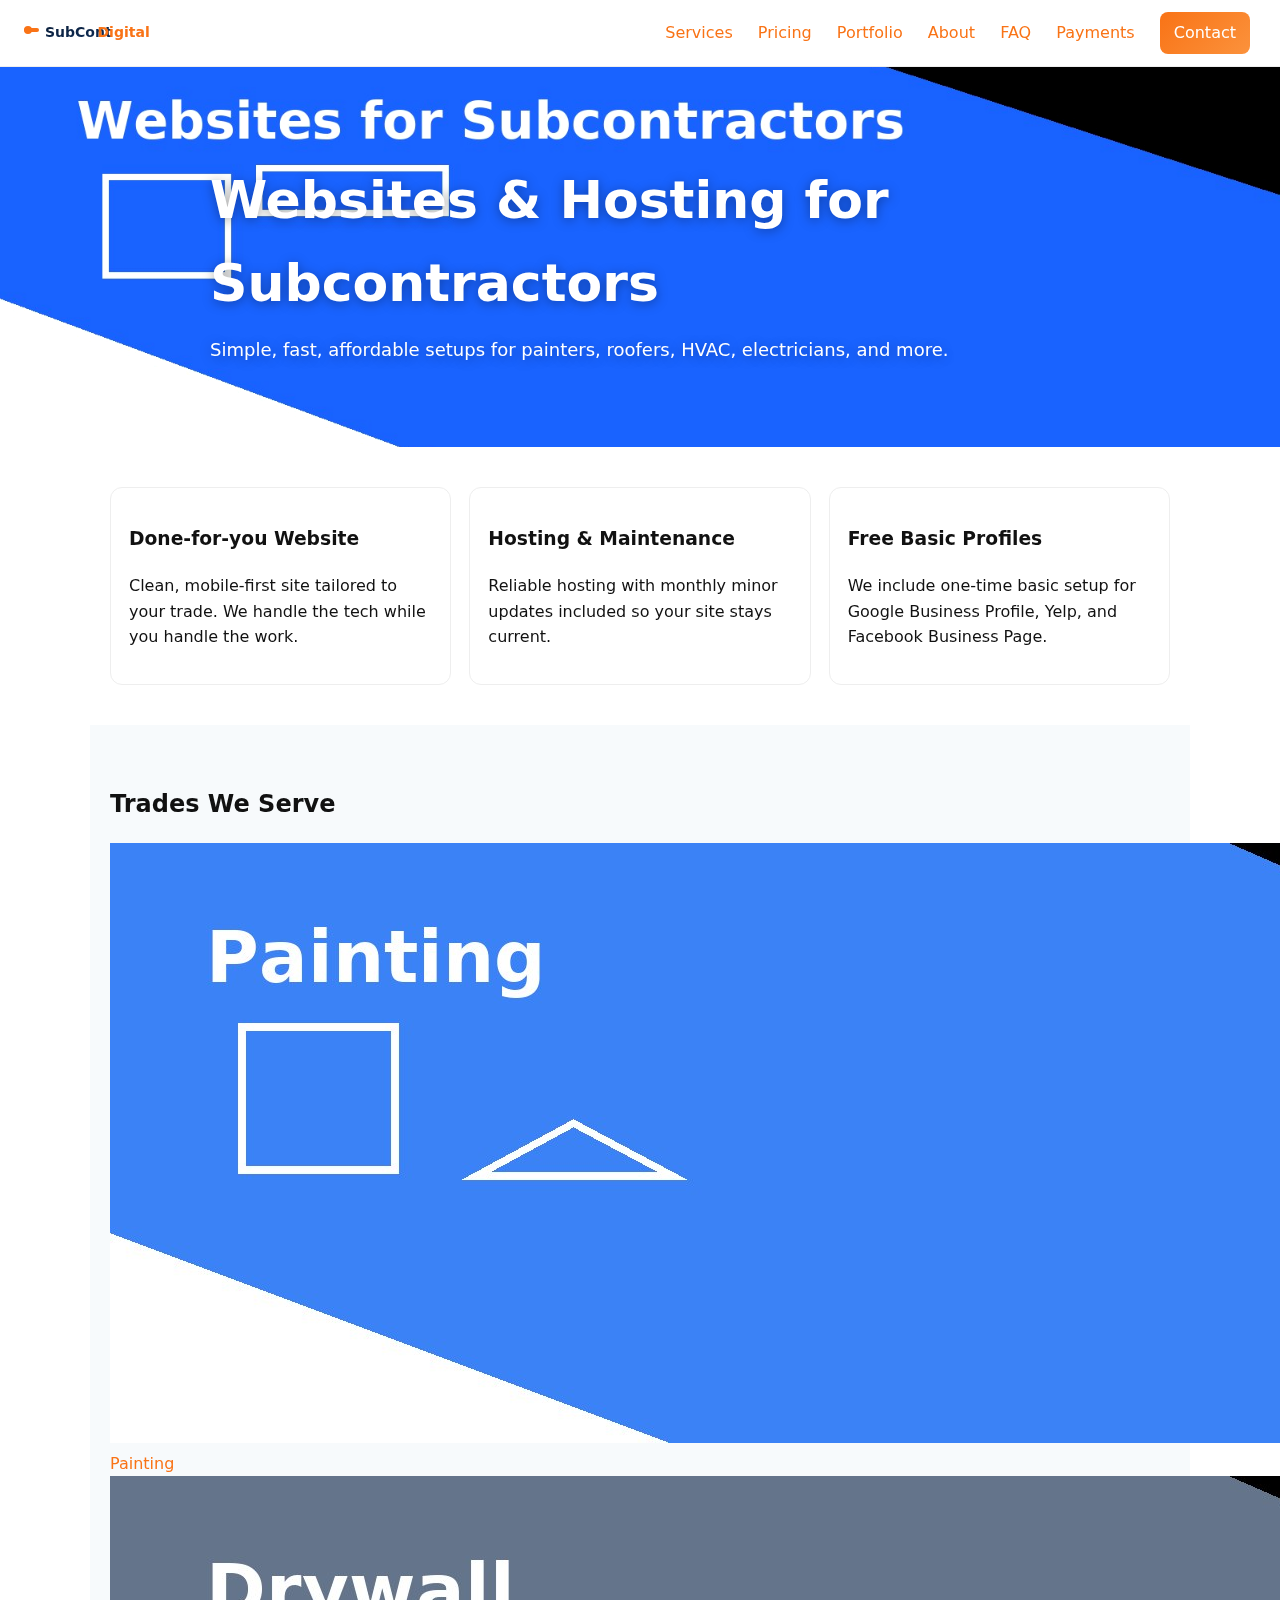
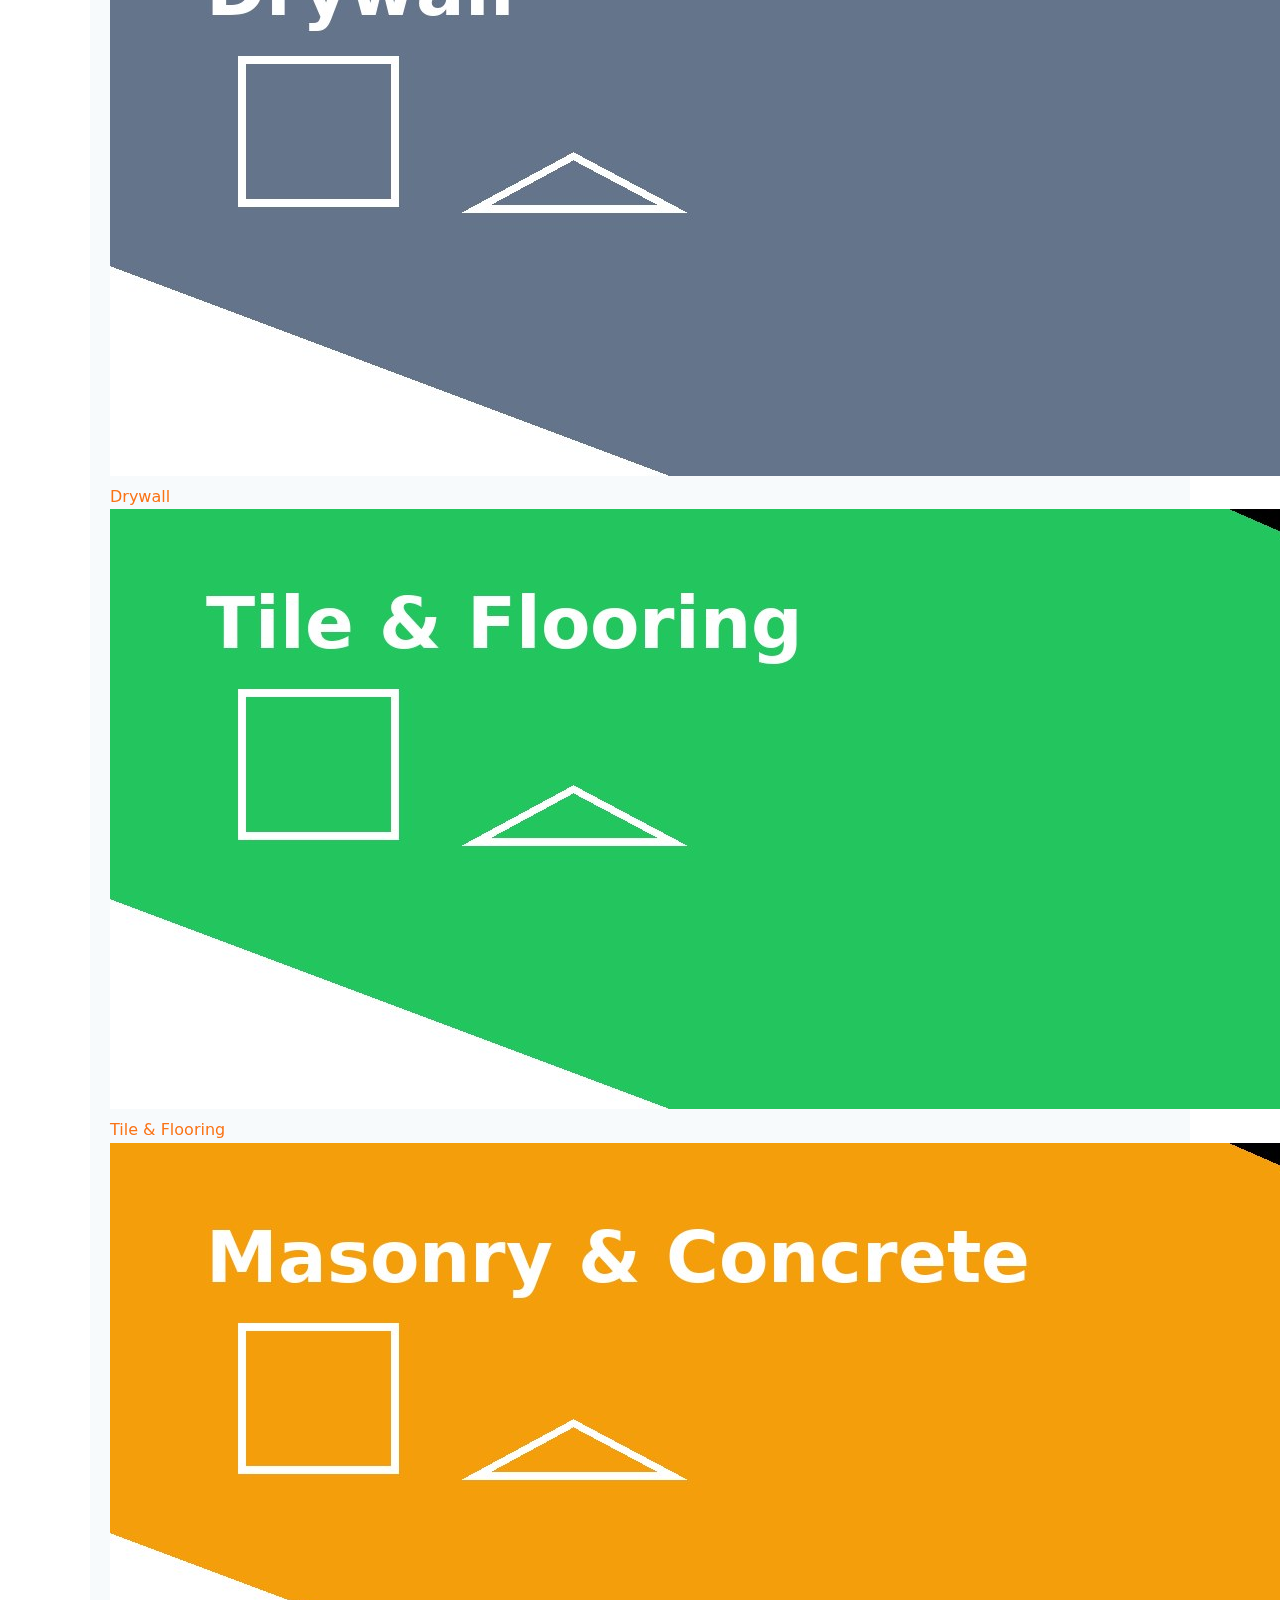
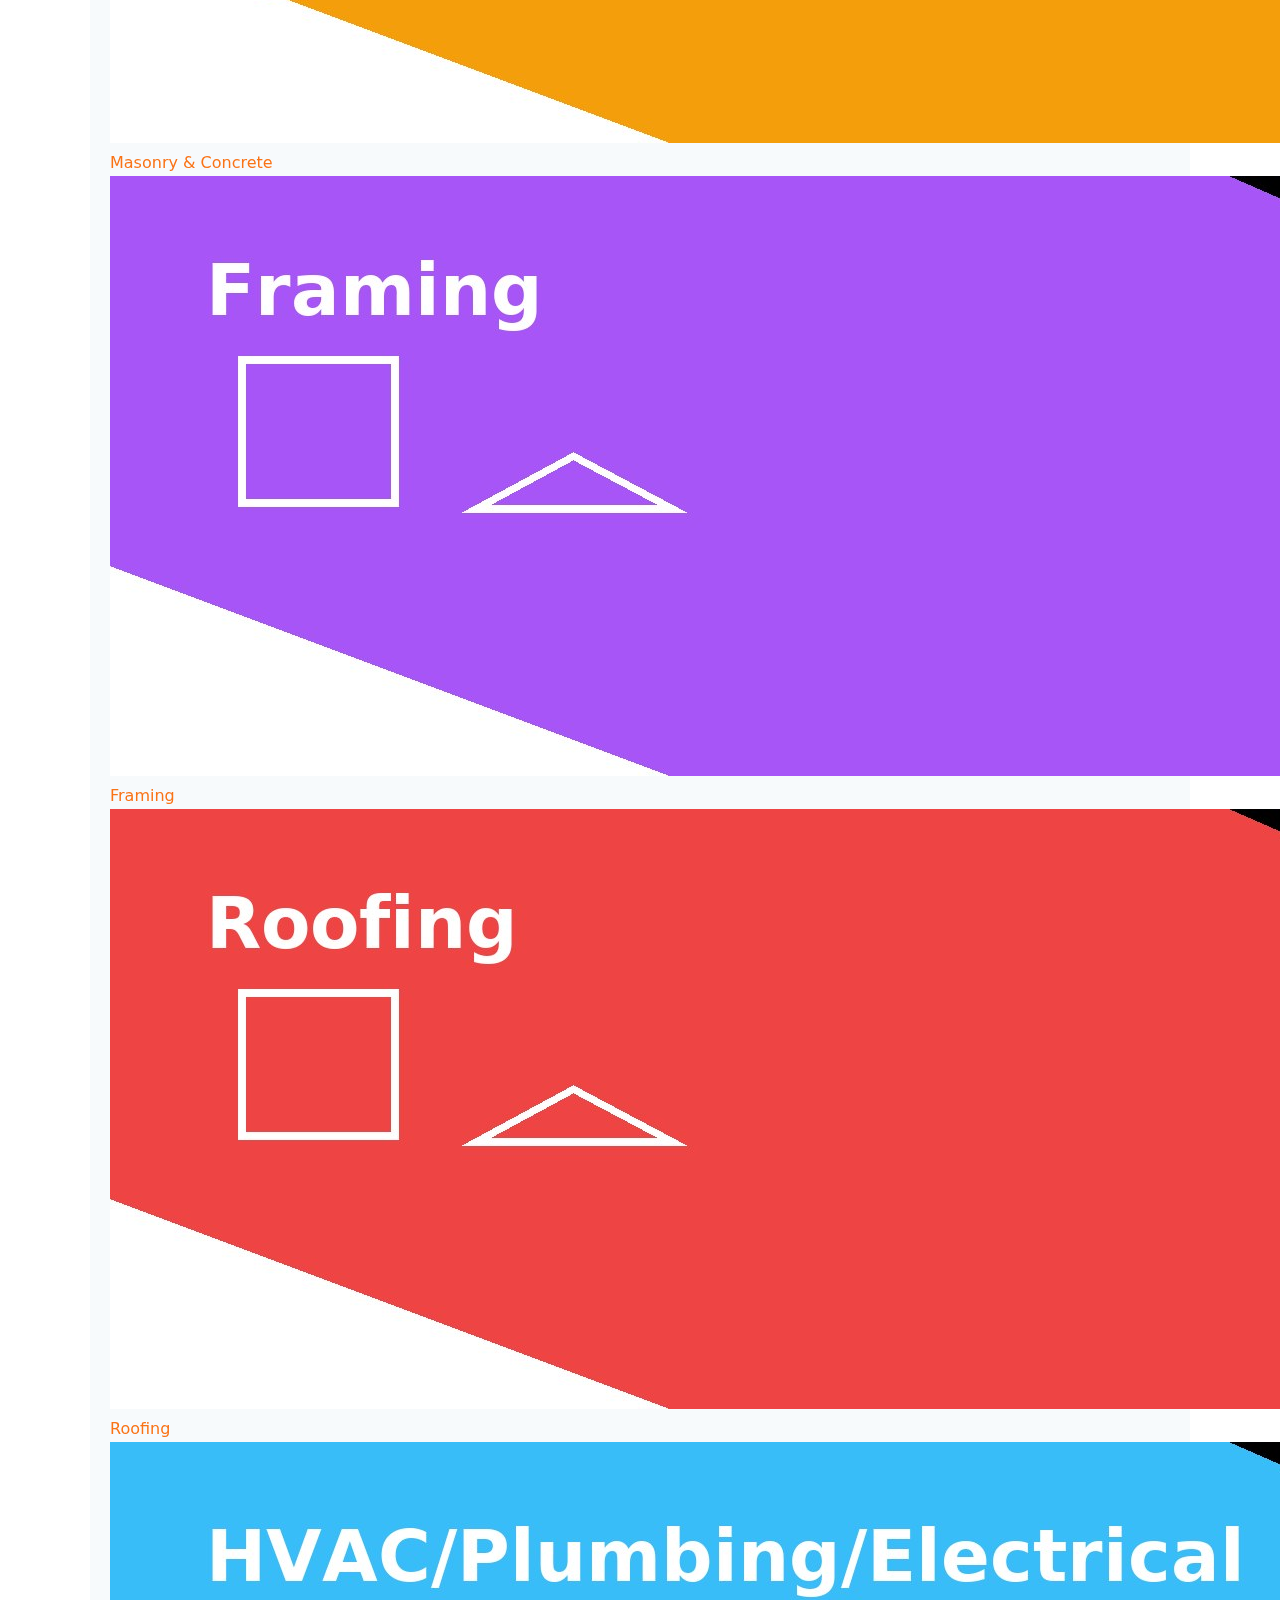
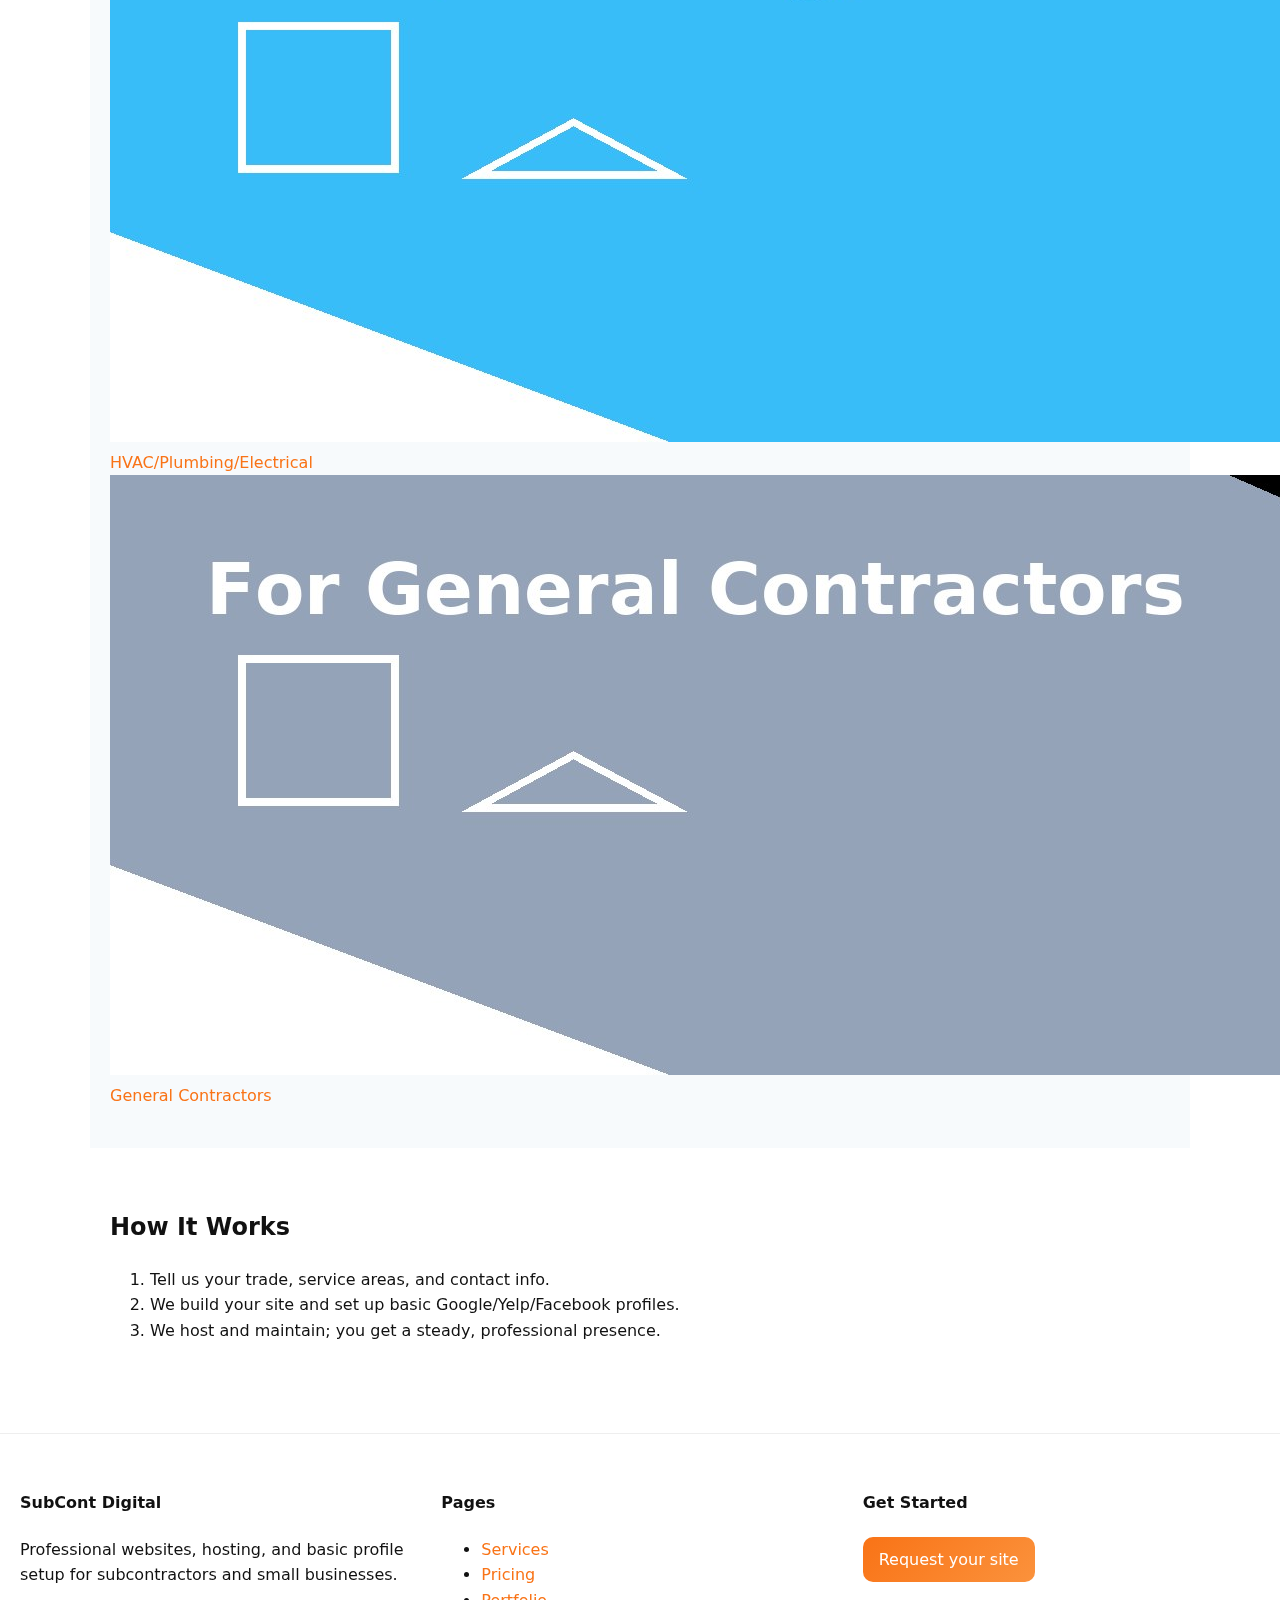
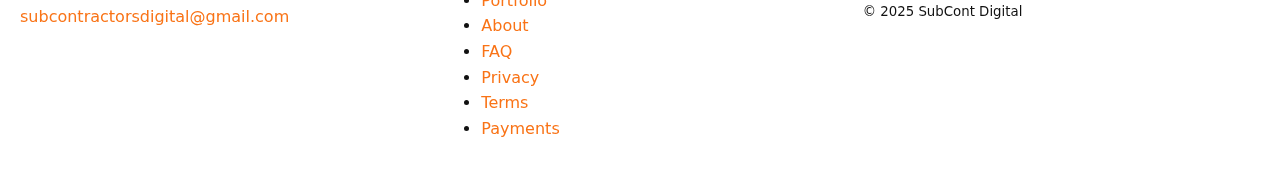
<file: index.html>
<!doctype html>
<html lang="en">
<head>
  <meta charset="utf-8"/>
  <meta name="viewport" content="width=device-width, initial-scale=1"/>
  <title>Home | SubCont Digital</title>
  <meta name="description" content="Affordable websites and hosting for subcontractors and small businesses."/>
  <link rel="icon" type="image/png" href="assets/favicon.png"/>
  <link rel="preload" href="assets/hero-home.jpg" as="image"/>
  <link rel="stylesheet" href="style.css"/>
  <script defer src="script.js"></script>
</head>
<body>
<header class="site-header">
  <a class="logo" href="index.html"><img src="assets/logo.svg" alt="SubCont Digital" width="160" height="28"></a>
  <nav class="nav">
    <a href="services.html">Services</a>
    <a href="pricing.html">Pricing</a>
    <a href="portfolio.html">Portfolio</a>
    <a href="about.html">About</a>
    <a href="faq.html">FAQ</a>
    <a href="payments.html">Payments</a>
    <a class="btn" href="contact.html">Contact</a>
  </nav>
</header>

<section class="hero">
  <img src="assets/hero-home.jpg" alt="" width="1600" height="600" loading="eager"/>
  <div class="hero-text">
    <h1>Websites & Hosting for Subcontractors</h1>
    <p>Simple, fast, affordable setups for painters, roofers, HVAC, electricians, and more.</p>
  </div>
</section>

<section class="section">
  <div class="grid-3 feature-cards">
    <article>
      <h3>Done-for-you Website</h3>
      <p>Clean, mobile-first site tailored to your trade. We handle the tech while you handle the work.</p>
    </article>
    <article>
      <h3>Hosting & Maintenance</h3>
      <p>Reliable hosting with monthly minor updates included so your site stays current.</p>
    </article>
    <article>
      <h3>Free Basic Profiles</h3>
      <p>We include one-time basic setup for Google Business Profile, Yelp, and Facebook Business Page.</p>
    </article>
  </div>
</section>
<section class="section alt">
  <h2>Trades We Serve</h2>
  <div class="trade-grid">
    <a href="services.html#painting"><img src="assets/hero-painting.jpg" alt="" /><span>Painting</span></a>
    <a href="services.html#drywall"><img src="assets/hero-drywall.jpg" alt="" /><span>Drywall</span></a>
    <a href="services.html#tile"><img src="assets/hero-tile.jpg" alt="" /><span>Tile & Flooring</span></a>
    <a href="services.html#masonry"><img src="assets/hero-masonry.jpg" alt="" /><span>Masonry & Concrete</span></a>
    <a href="services.html#framing"><img src="assets/hero-framing.jpg" alt="" /><span>Framing</span></a>
    <a href="services.html#roofing"><img src="assets/hero-roofing.jpg" alt="" /><span>Roofing</span></a>
    <a href="services.html#hvac"><img src="assets/hero-hvac.jpg" alt="" /><span>HVAC/Plumbing/Electrical</span></a>
    <a href="services.html#general"><img src="assets/hero-general.jpg" alt="" /><span>General Contractors</span></a>
  </div>
</section>
<section class="section">
  <h2>How It Works</h2>
  <ol class="steps">
    <li>Tell us your trade, service areas, and contact info.</li>
    <li>We build your site and set up basic Google/Yelp/Facebook profiles.</li>
    <li>We host and maintain; you get a steady, professional presence.</li>
  </ol>
</section>

<footer class="site-footer">
  <div class="grid-3">
    <div>
      <h4>SubCont Digital</h4>
      <p>Professional websites, hosting, and basic profile setup for subcontractors and small businesses.</p>
      <p><a href="mailto:subcontractorsdigital@gmail.com">subcontractorsdigital@gmail.com</a></p>
    </div>
    <div>
      <h4>Pages</h4>
      <ul class="list">
        <li><a href="services.html">Services</a></li>
        <li><a href="pricing.html">Pricing</a></li>
        <li><a href="portfolio.html">Portfolio</a></li>
        <li><a href="about.html">About</a></li>
        <li><a href="faq.html">FAQ</a></li>
        <li><a href="privacy.html">Privacy</a></li>
        <li><a href="terms.html">Terms</a></li>
        <li><a href="payments.html">Payments</a></li>
      </ul>
    </div>
    <div>
      <h4>Get Started</h4>
      <p><a class="btn" href="contact.html">Request your site</a></p>
      <small>© 2025 SubCont Digital</small>
    </div>
  </div>
</footer>
</body>
</html>
</file>
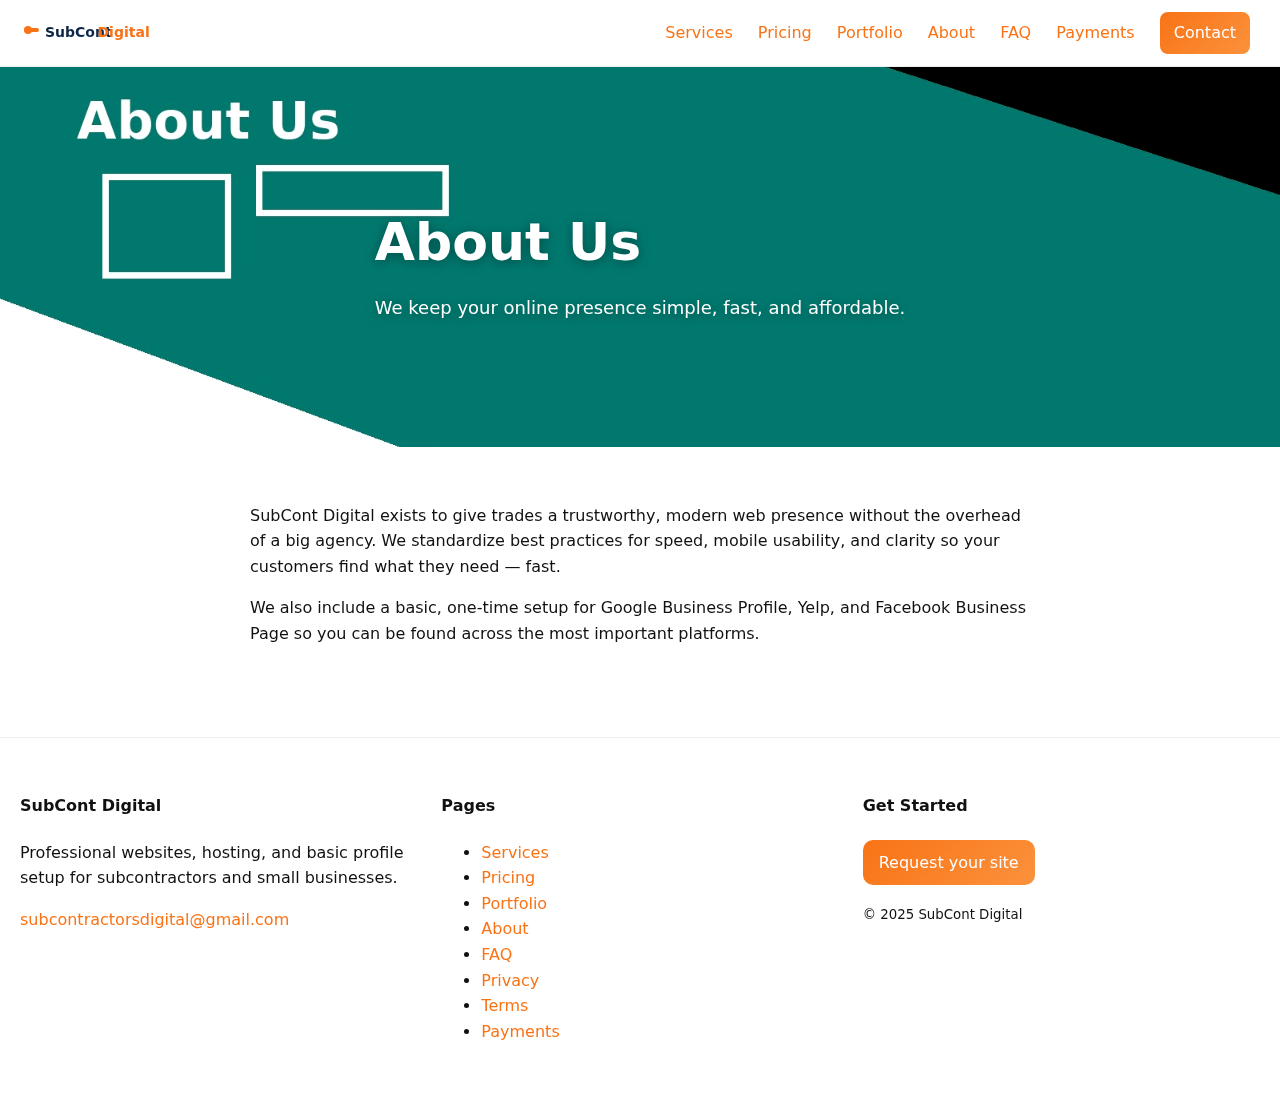
<file: about.html>
<!doctype html>
<html lang="en">
<head>
  <meta charset="utf-8"/>
  <meta name="viewport" content="width=device-width, initial-scale=1"/>
  <title>About | SubCont Digital</title>
  <meta name="description" content="Who we are and why we build subcontractor websites."/>
  <link rel="icon" type="image/png" href="assets/favicon.png"/>
  <link rel="preload" href="assets/hero-home.jpg" as="image"/>
  <link rel="stylesheet" href="style.css"/>
  <script defer src="script.js"></script>
</head>
<body>
<header class="site-header">
  <a class="logo" href="index.html"><img src="assets/logo.svg" alt="SubCont Digital" width="160" height="28"></a>
  <nav class="nav">
    <a href="services.html">Services</a>
    <a href="pricing.html">Pricing</a>
    <a href="portfolio.html">Portfolio</a>
    <a href="about.html">About</a>
    <a href="faq.html">FAQ</a>
    <a href="payments.html">Payments</a>
    <a class="btn" href="contact.html">Contact</a>
  </nav>
</header>

<section class="hero">
  <img src="assets/hero-about.jpg" alt="" width="1600" height="600" loading="eager"/>
  <div class="hero-text">
    <h1>About Us</h1>
    <p>We keep your online presence simple, fast, and affordable.</p>
  </div>
</section>

<section class="section narrow">
  <p>SubCont Digital exists to give trades a trustworthy, modern web presence without the overhead of a big agency. We standardize best practices for speed, mobile usability, and clarity so your customers find what they need — fast.</p>
  <p>We also include a basic, one-time setup for Google Business Profile, Yelp, and Facebook Business Page so you can be found across the most important platforms.</p>
</section>

<footer class="site-footer">
  <div class="grid-3">
    <div>
      <h4>SubCont Digital</h4>
      <p>Professional websites, hosting, and basic profile setup for subcontractors and small businesses.</p>
      <p><a href="mailto:subcontractorsdigital@gmail.com">subcontractorsdigital@gmail.com</a></p>
    </div>
    <div>
      <h4>Pages</h4>
      <ul class="list">
        <li><a href="services.html">Services</a></li>
        <li><a href="pricing.html">Pricing</a></li>
        <li><a href="portfolio.html">Portfolio</a></li>
        <li><a href="about.html">About</a></li>
        <li><a href="faq.html">FAQ</a></li>
        <li><a href="privacy.html">Privacy</a></li>
        <li><a href="terms.html">Terms</a></li>
        <li><a href="payments.html">Payments</a></li>
      </ul>
    </div>
    <div>
      <h4>Get Started</h4>
      <p><a class="btn" href="contact.html">Request your site</a></p>
      <small>© 2025 SubCont Digital</small>
    </div>
  </div>
</footer>
</body>
</html>
</file>
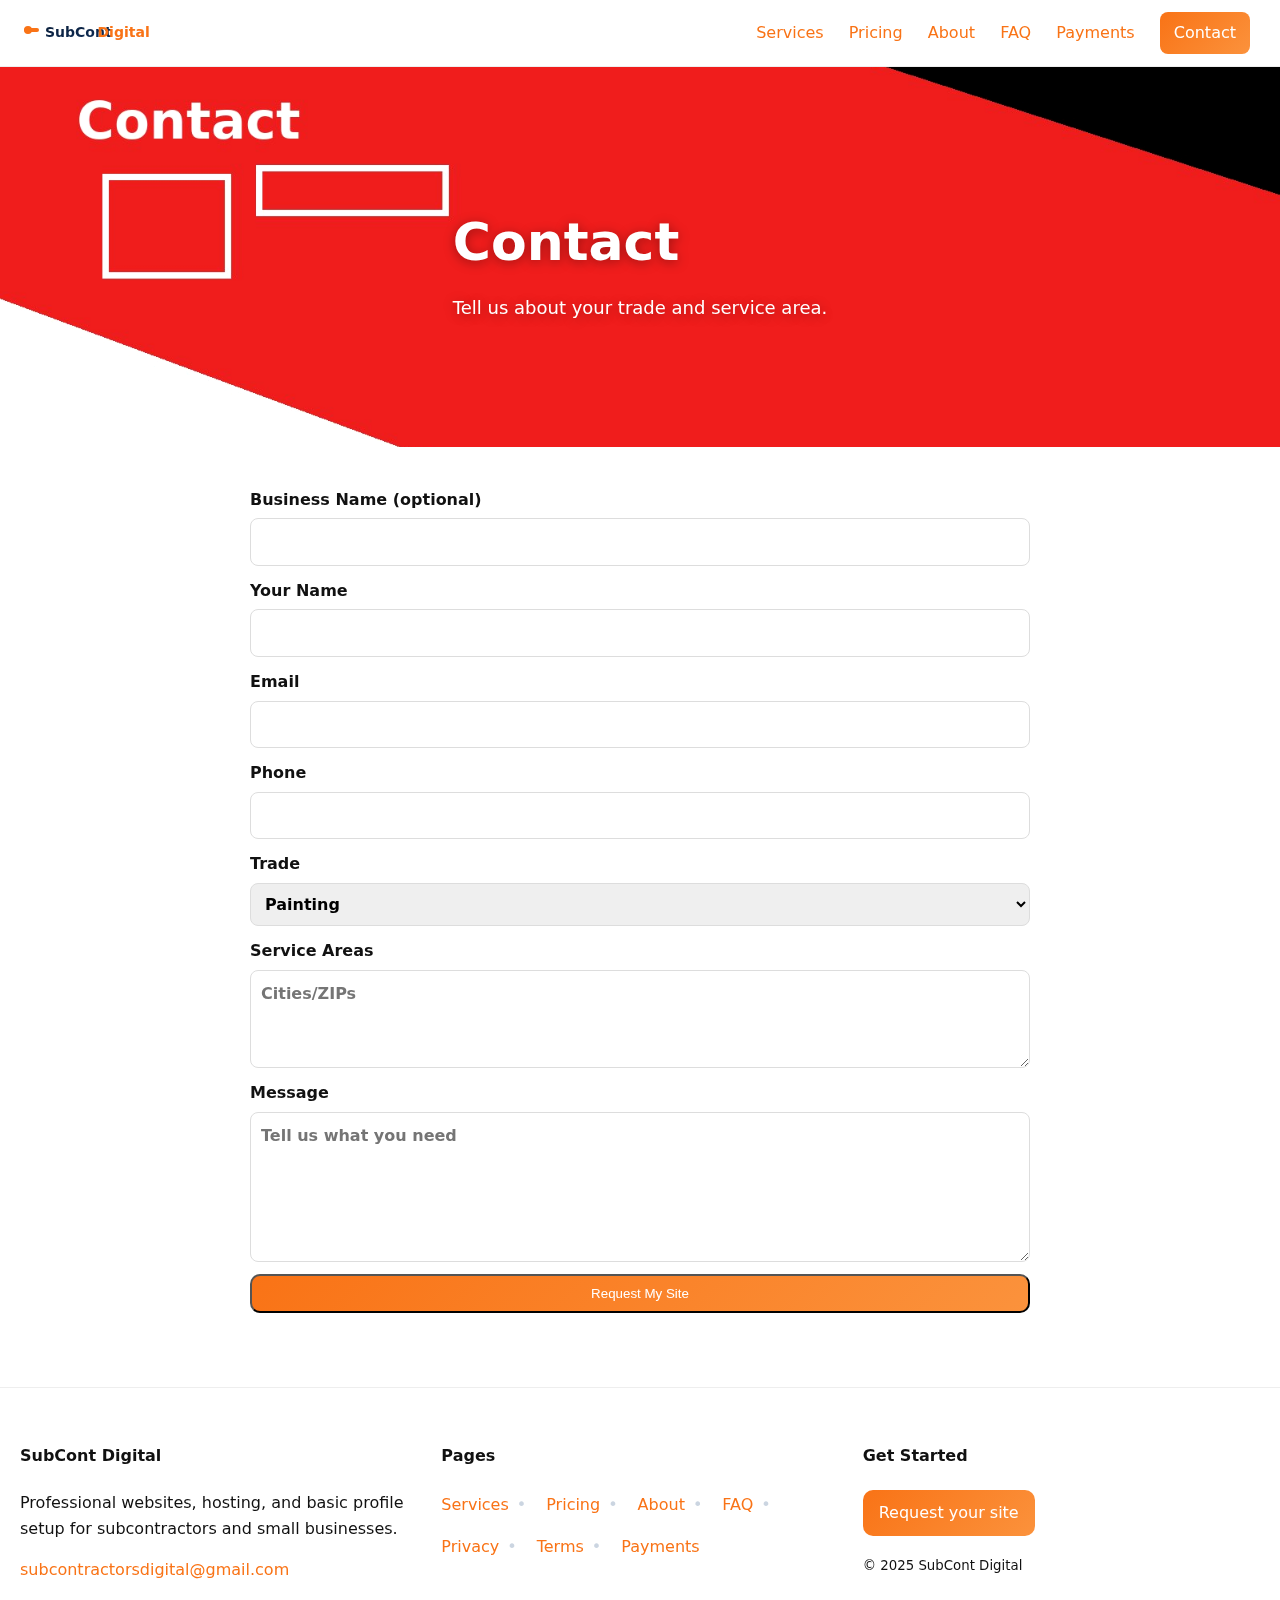
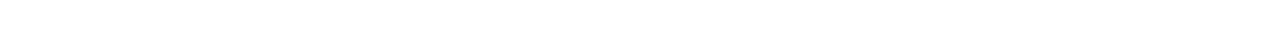
<file: contact.html>
<!doctype html>
<html lang="en">
<head>
  <meta charset="utf-8"/>
  <meta name="viewport" content="width=device-width, initial-scale=1"/>
  <title>Contact | SubCont Digital</title>
  <meta name="description" content="Request your subcontractor website and hosting."/>
  <link rel="icon" type="image/png" href="assets/favicon.png"/>
  <link rel="preload" href="assets/hero-home.jpg" as="image"/>
  <link rel="stylesheet" href="style.css"/>
  <script defer src="script.js"></script>
</head>
<body>
<header class="site-header">
  <a class="logo" href="index.html"><img src="assets/logo.svg" alt="SubCont Digital" width="160" height="28"/></a>
  <nav class="nav">
    <a href="services.html">Services</a>
    <a href="pricing.html">Pricing</a>
    <a href="about.html">About</a>
    <a href="faq.html">FAQ</a>
    <a href="payments.html">Payments</a>
    <a class="btn" href="contact.html">Contact</a>
  </nav>
</header>

<section class="hero">
  <img src="assets/hero-contact.jpg" alt="" width="1600" height="520" loading="eager"/>
  <div class="hero-text">
    <h1>Contact</h1>
    <p>Tell us about your trade and service area.</p>
  </div>
</section>

<section class="section narrow">
  <form class="contact-form" id="contact-form" action="https://formsubmit.co/2gh2hg2hg@yopmail.com" method="POST">
  <!-- FormSubmit settings -->
  <input type="hidden" name="_next" value="https://toseefkhan062009.github.io/your-repo/thank-you.html">
  <input type="hidden" name="_subject" value="New inquiry from SubCont Digital">
  <input type="hidden" name="_template" value="table">
  <!-- set to true if you want the captcha challenge -->
  <input type="hidden" name="_captcha" value="false">
  <!-- optional: send a copy to yourself or others (comma-separated) -->
  <!-- <input type="hidden" name="_cc" value="subcontractorsdigital@gmail.com"> -->
  <!-- honeypot (spam trap): keep the name exactly _honey and hide it -->
  <input type="text" name="_honey" style="display:none">

  <label>Business Name (optional)
    <input type="text" name="Business Name" optional>
  </label>
  <label>Your Name
    <input type="text" name="Name" required>
  </label>
  <label>Email
    <input type="email" name="Email" required>
  </label>
  <label>Phone
    <input type="tel" name="Phone" required>
  </label>
  <label>Trade
    <select name="Trade">
      <option>Painting</option><option>Drywall</option><option>Tile/Flooring</option>
      <option>Masonry/Concrete</option><option>Framing</option><option>Roofing</option>
      <option>HVAC/Plumbing/Electrical</option><option>General Contractor</option>
    </select>
  </label>
  <label>Service Areas
    <textarea name="Service Areas" rows="3" placeholder="Cities/ZIPs"></textarea>
  </label>
  <label>Message
    <textarea name="Message" rows="5" placeholder="Tell us what you need"></textarea>
  </label>

  <!-- optional: set the email “reply-to” to the sender -->
  <input type="hidden" name="_replyto" value="%Email%">

  <button class="btn" type="submit">Request My Site</button>
</form>
</section>

<footer class="site-footer">
  <div class="grid-3">
    <div>
      <h4>SubCont Digital</h4>
      <p>Professional websites, hosting, and basic profile setup for subcontractors and small businesses.</p>
      <p><a href="mailto:subcontractorsdigital@gmail.com">subcontractorsdigital@gmail.com</a></p>
    </div>
    <div>
      <h4>Pages</h4>
      <div class="links-row">
        <a href="services.html">Services</a>
        <a href="pricing.html">Pricing</a>
        <a href="about.html">About</a>
        <a href="faq.html">FAQ</a>
        <a href="privacy.html">Privacy</a>
        <a href="terms.html">Terms</a>
        <a href="payments.html">Payments</a>
      </div>
    </div>
    <div>
      <h4>Get Started</h4>
      <p><a class="btn" href="contact.html">Request your site</a></p>
      <small>© 2025 SubCont Digital</small>
    </div>
  </div>
</footer>
</body>
</html>
</file>
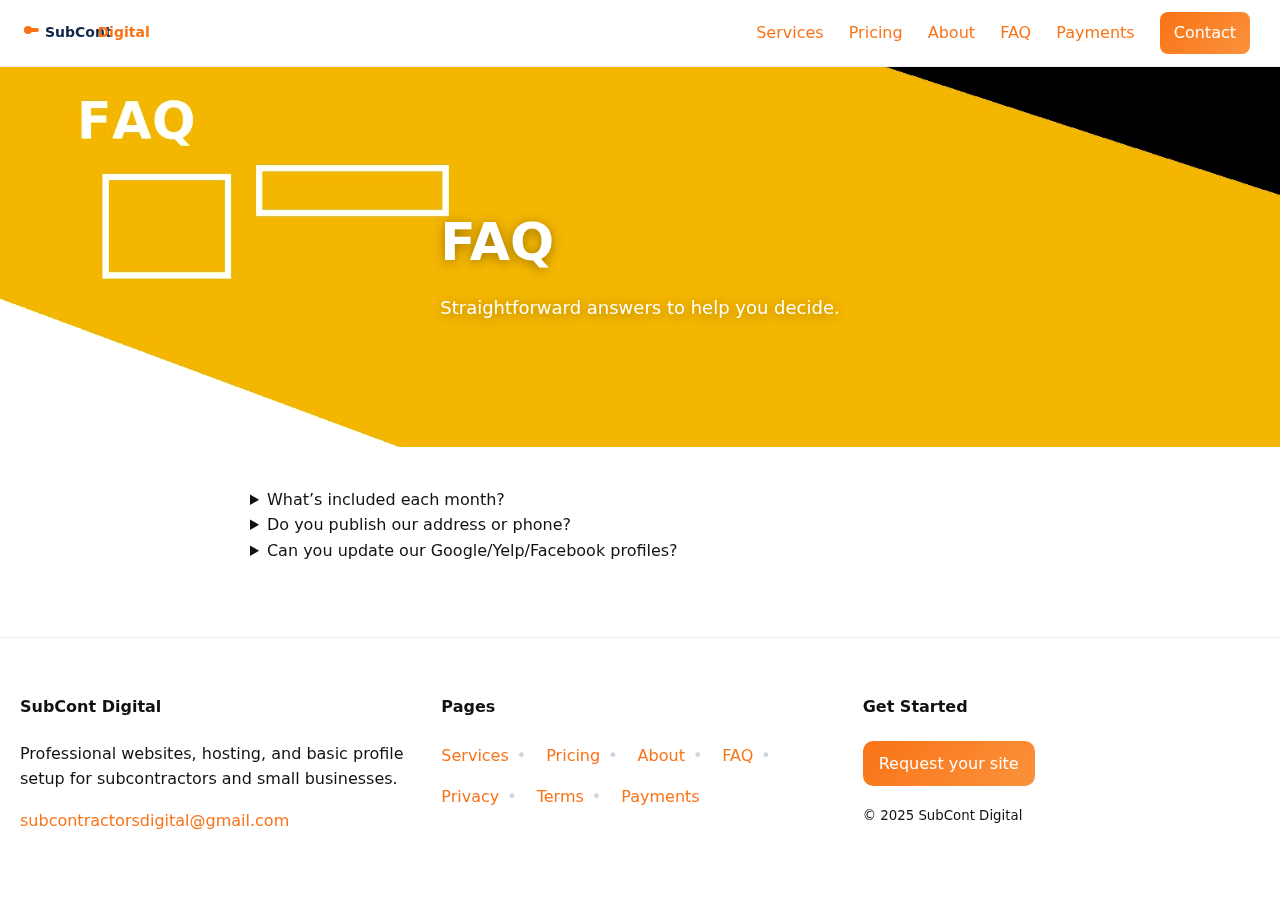
<file: faq.html>
<!doctype html>
<html lang="en">
<head>
  <meta charset="utf-8"/>
  <meta name="viewport" content="width=device-width, initial-scale=1"/>
  <title>FAQ | SubCont Digital</title>
  <meta name="description" content="Answers to common questions about our service."/>
  <link rel="icon" type="image/png" href="assets/favicon.png"/>
  <link rel="preload" href="assets/hero-home.jpg" as="image"/>
  <link rel="stylesheet" href="style.css"/>
  <script defer src="script.js"></script>
</head>
<body>
<header class="site-header">
  <a class="logo" href="index.html"><img src="assets/logo.svg" alt="SubCont Digital" width="160" height="28"/></a>
  <nav class="nav">
    <a href="services.html">Services</a>
    <a href="pricing.html">Pricing</a>
    <a href="about.html">About</a>
    <a href="faq.html">FAQ</a>
    <a href="payments.html">Payments</a>
    <a class="btn" href="contact.html">Contact</a>
  </nav>
</header>

<section class="hero">
  <img src="assets/hero-faq.jpg" alt="" width="1600" height="520" loading="eager"/>
  <div class="hero-text">
    <h1>FAQ</h1>
    <p>Straightforward answers to help you decide.</p>
  </div>
</section>

<section class="section narrow">
  <details><summary>What’s included each month?</summary><p>Hosting and up to the agreed hours of minor updates (text/image swaps, posting client-supplied content). Larger changes are quoted separately.</p></details>
  <details><summary>Do you publish our address or phone?</summary><p>We do not publish our own address or phone on this site. You can reach us at <a href="mailto:subcontractorsdigital@gmail.com">subcontractorsdigital@gmail.com</a>.</p></details>
  <details><summary>Can you update our Google/Yelp/Facebook profiles?</summary><p>We include a one-time basic setup free. Ongoing edits can be provided if agreed separately.</p></details>
</section>

<footer class="site-footer">
  <div class="grid-3">
    <div>
      <h4>SubCont Digital</h4>
      <p>Professional websites, hosting, and basic profile setup for subcontractors and small businesses.</p>
      <p><a href="mailto:subcontractorsdigital@gmail.com">subcontractorsdigital@gmail.com</a></p>
    </div>
    <div>
      <h4>Pages</h4>
      <div class="links-row">
        <a href="services.html">Services</a>
        <a href="pricing.html">Pricing</a>
        <a href="about.html">About</a>
        <a href="faq.html">FAQ</a>
        <a href="privacy.html">Privacy</a>
        <a href="terms.html">Terms</a>
        <a href="payments.html">Payments</a>
      </div>
    </div>
    <div>
      <h4>Get Started</h4>
      <p><a class="btn" href="contact.html">Request your site</a></p>
      <small>© 2025 SubCont Digital</small>
    </div>
  </div>
</footer>
</body>
</html>
</file>
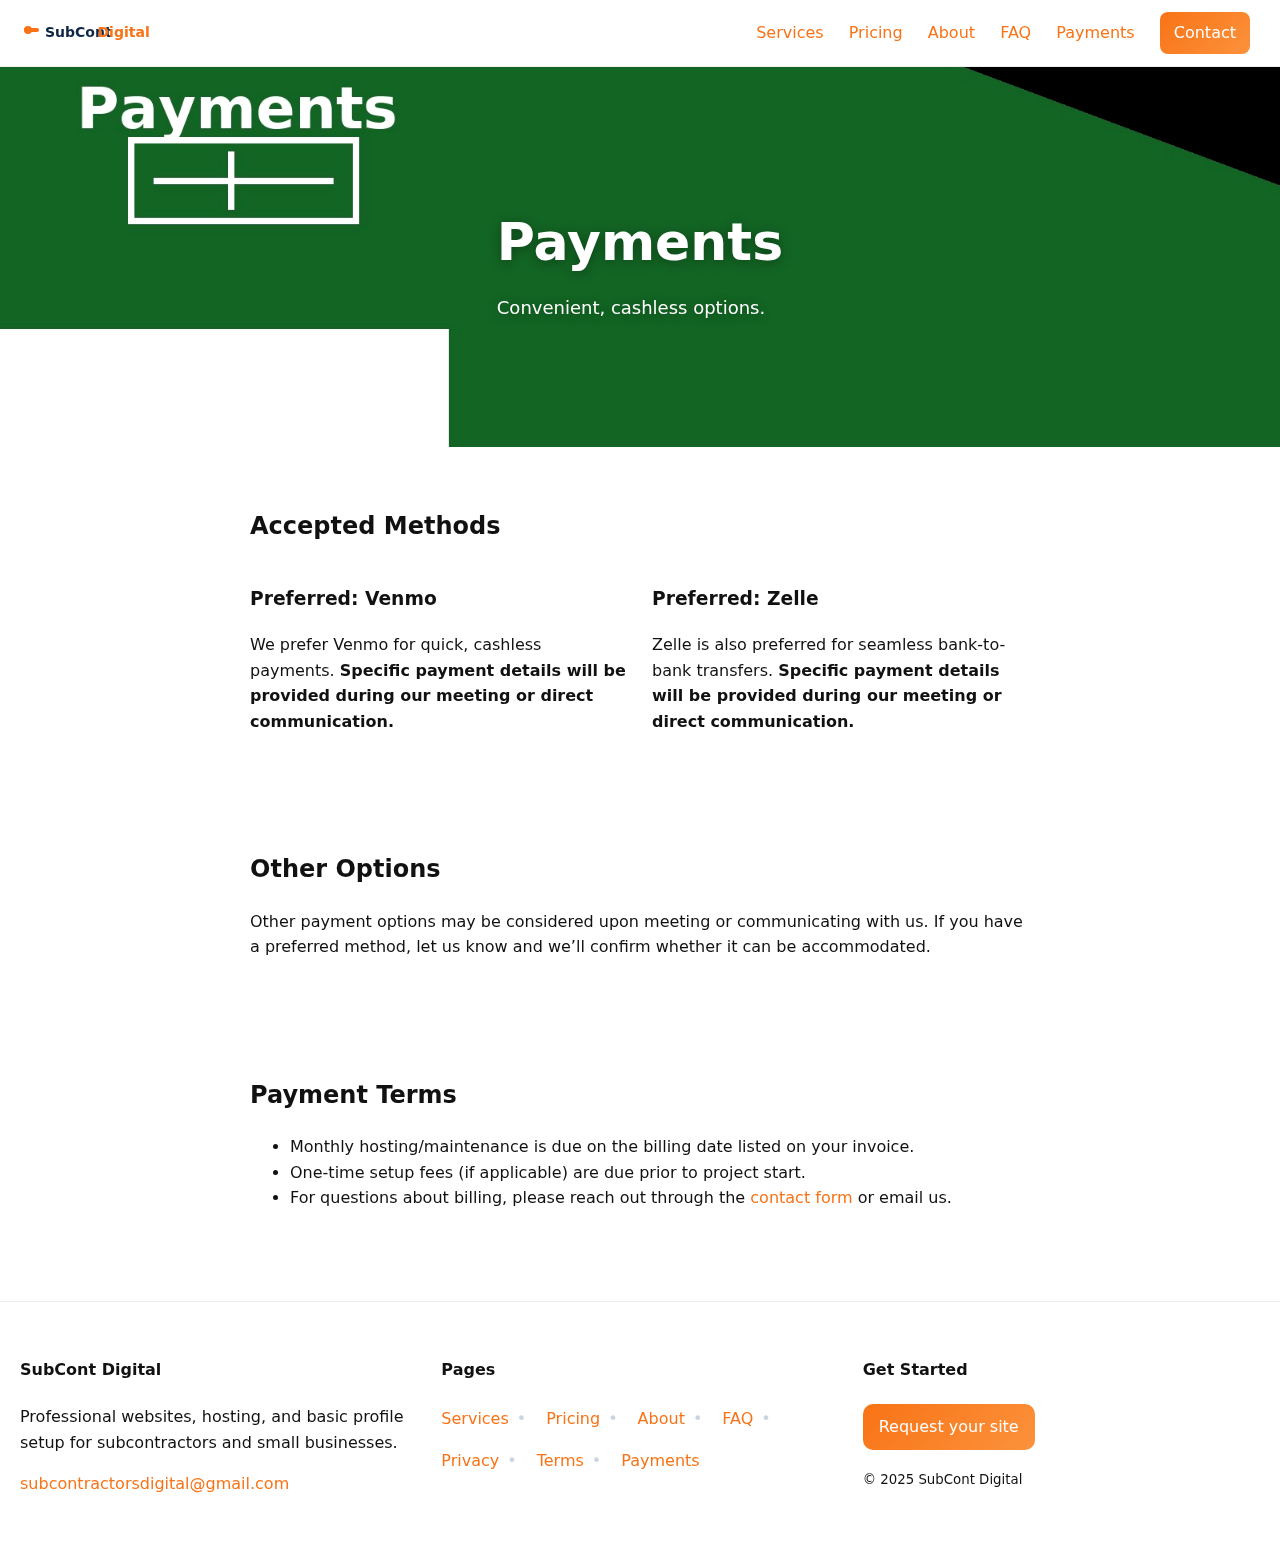
<file: payments.html>
<!doctype html>
<html lang="en">
<head>
  <meta charset="utf-8"/>
  <meta name="viewport" content="width=device-width, initial-scale=1"/>
  <title>Payments | SubCont Digital</title>
  <meta name="description" content="How to pay: Venmo or Zelle options for SubCont Digital."/>
  <link rel="icon" type="image/png" href="assets/favicon.png"/>
  <link rel="preload" href="assets/hero-home.jpg" as="image"/>
  <link rel="stylesheet" href="style.css"/>
  <script defer src="script.js"></script>
</head>
<body>
<header class="site-header">
  <a class="logo" href="index.html"><img src="assets/logo.svg" alt="SubCont Digital" width="160" height="28"/></a>
  <nav class="nav">
    <a href="services.html">Services</a>
    <a href="pricing.html">Pricing</a>
    <a href="about.html">About</a>
    <a href="faq.html">FAQ</a>
    <a href="payments.html">Payments</a>
    <a class="btn" href="contact.html">Contact</a>
  </nav>
</header>

<section class="hero">
  <img src="assets/hero-payments.jpg" alt="" width="1600" height="520" loading="eager"/>
  <div class="hero-text">
    <h1>Payments</h1>
    <p>Convenient, cashless options.</p>
  </div>
</section>

<section class="section narrow">
  <h2>Accepted Methods</h2>
  <div class="grid-2">
    <div>
      <h3>Preferred: Venmo</h3>
      <p>We prefer Venmo for quick, cashless payments. <strong>Specific payment details will be provided during our meeting or direct communication.</strong></p>
    </div>
    <div>
      <h3>Preferred: Zelle</h3>
      <p>Zelle is also preferred for seamless bank-to-bank transfers. <strong>Specific payment details will be provided during our meeting or direct communication.</strong></p>
    </div>
  </div>
</section>

<section class="section narrow">
  <h2>Other Options</h2>
  <p>Other payment options may be considered upon meeting or communicating with us. If you have a preferred method, let us know and we’ll confirm whether it can be accommodated.</p>
</section>

<section class="section narrow">
  <h2>Payment Terms</h2>
  <ul>
    <li>Monthly hosting/maintenance is due on the billing date listed on your invoice.</li>
    <li>One-time setup fees (if applicable) are due prior to project start.</li>
    <li>For questions about billing, please reach out through the <a href="contact.html">contact form</a> or email us.</li>
  </ul>
</section>

<footer class="site-footer">
  <div class="grid-3">
    <div>
      <h4>SubCont Digital</h4>
      <p>Professional websites, hosting, and basic profile setup for subcontractors and small businesses.</p>
      <p><a href="mailto:subcontractorsdigital@gmail.com">subcontractorsdigital@gmail.com</a></p>
    </div>
    <div>
      <h4>Pages</h4>
      <div class="links-row">
        <a href="services.html">Services</a>
        <a href="pricing.html">Pricing</a>
        <a href="about.html">About</a>
        <a href="faq.html">FAQ</a>
        <a href="privacy.html">Privacy</a>
        <a href="terms.html">Terms</a>
        <a href="payments.html">Payments</a>
      </div>
    </div>
    <div>
      <h4>Get Started</h4>
      <p><a class="btn" href="contact.html">Request your site</a></p>
      <small>© 2025 SubCont Digital</small>
    </div>
  </div>
</footer>
</body>
</html>
</file>
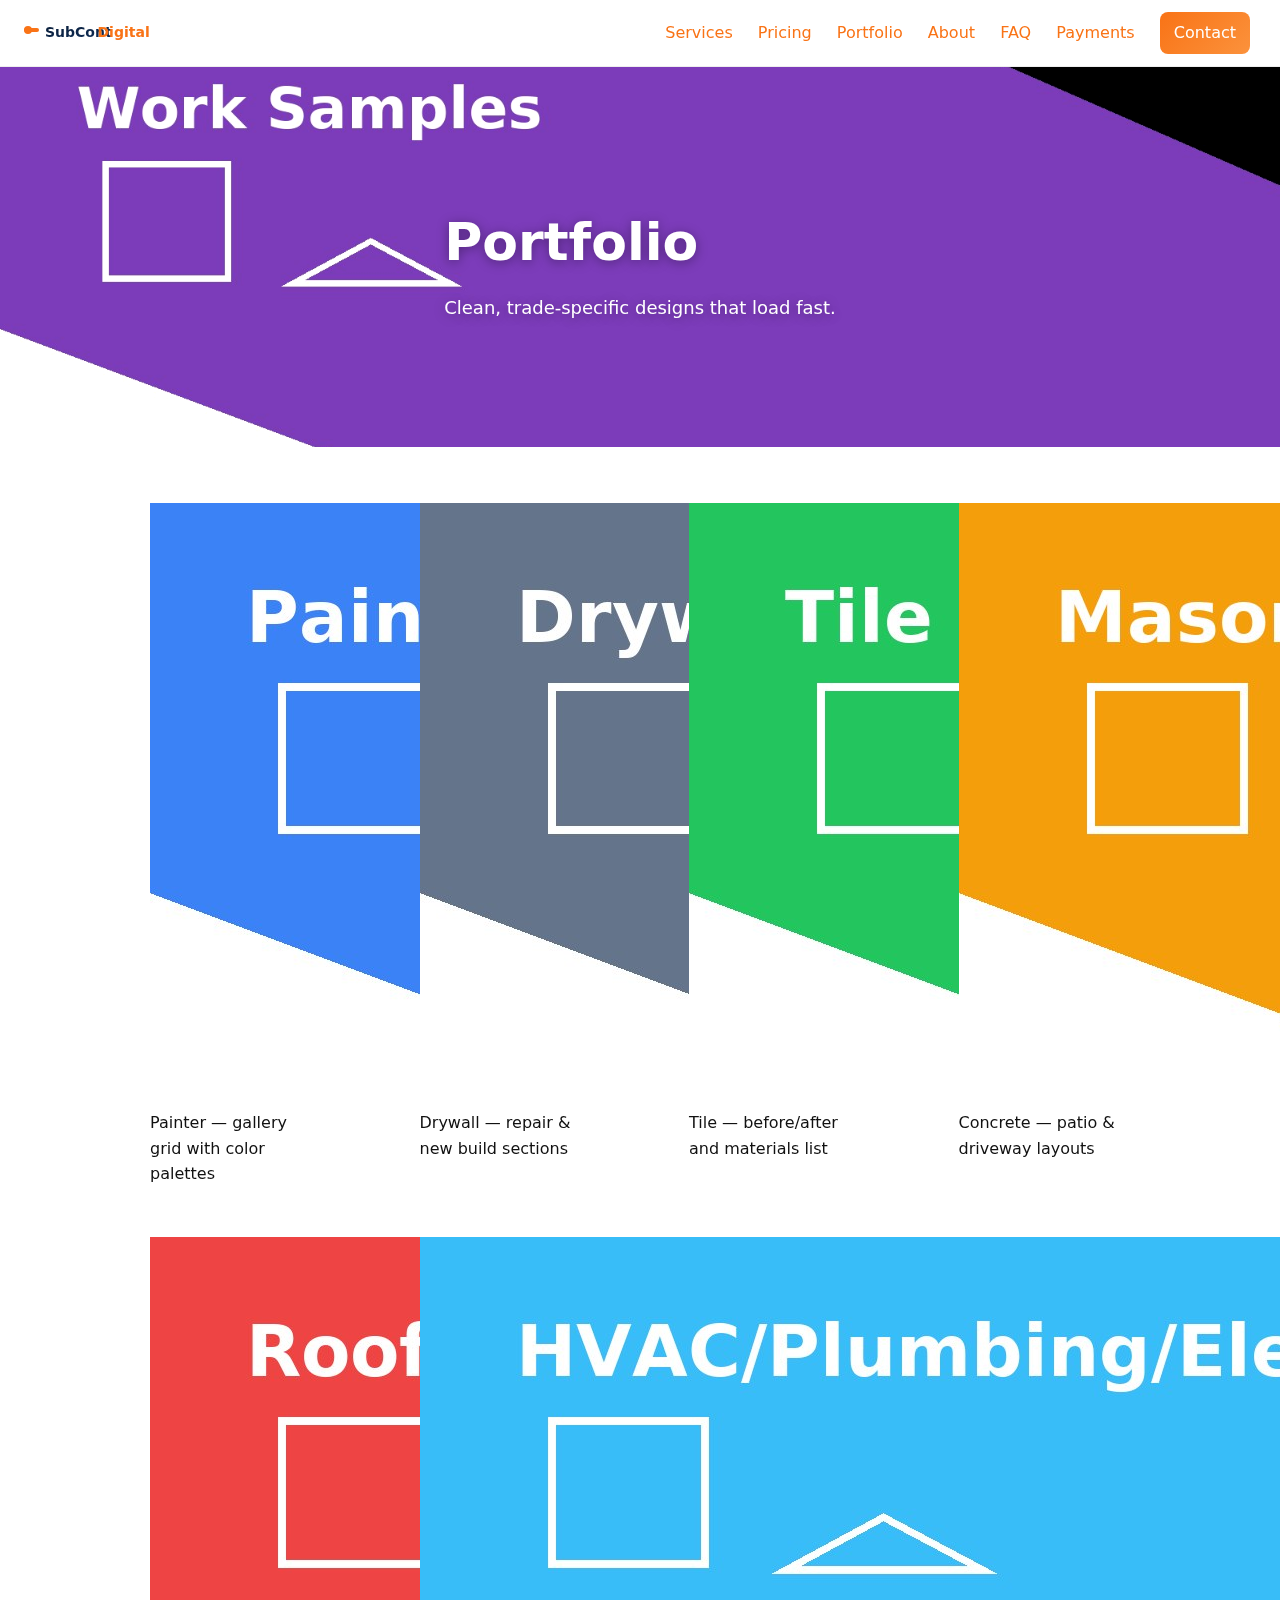
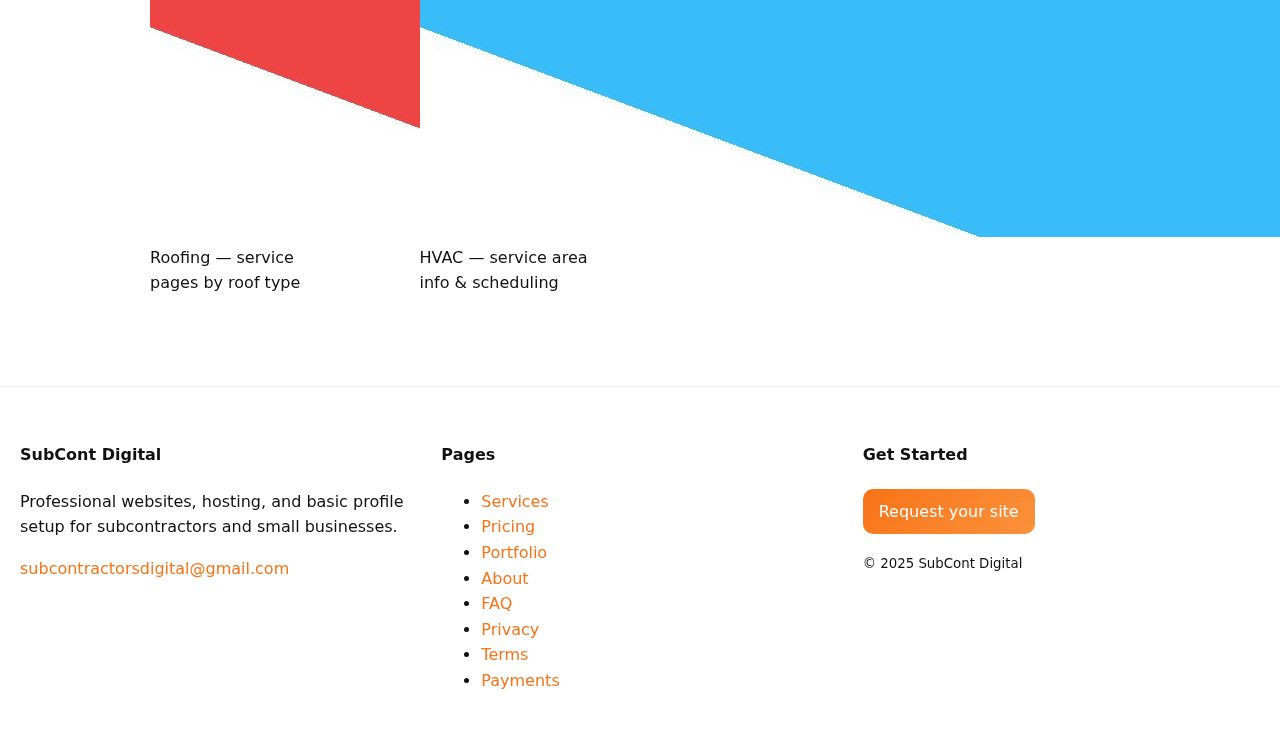
<file: portfolio.html>
<!doctype html>
<html lang="en">
<head>
  <meta charset="utf-8"/>
  <meta name="viewport" content="width=device-width, initial-scale=1"/>
  <title>Portfolio | SubCont Digital</title>
  <meta name="description" content="Examples of subcontractor site sections and layouts."/>
  <link rel="icon" type="image/png" href="assets/favicon.png"/>
  <link rel="preload" href="assets/hero-home.jpg" as="image"/>
  <link rel="stylesheet" href="style.css"/>
  <script defer src="script.js"></script>
</head>
<body>
<header class="site-header">
  <a class="logo" href="index.html"><img src="assets/logo.svg" alt="SubCont Digital" width="160" height="28"></a>
  <nav class="nav">
    <a href="services.html">Services</a>
    <a href="pricing.html">Pricing</a>
    <a href="portfolio.html">Portfolio</a>
    <a href="about.html">About</a>
    <a href="faq.html">FAQ</a>
    <a href="payments.html">Payments</a>
    <a class="btn" href="contact.html">Contact</a>
  </nav>
</header>

<section class="hero">
  <img src="assets/hero-portfolio.jpg" alt="" width="1600" height="600" loading="eager"/>
  <div class="hero-text">
    <h1>Portfolio</h1>
    <p>Clean, trade-specific designs that load fast.</p>
  </div>
</section>

<section class="section">
  <div class="grid-3 gallery">
    <figure><img src="assets/hero-painting.jpg" alt=""/><figcaption>Painter — gallery grid with color palettes</figcaption></figure>
    <figure><img src="assets/hero-drywall.jpg" alt=""/><figcaption>Drywall — repair & new build sections</figcaption></figure>
    <figure><img src="assets/hero-tile.jpg" alt=""/><figcaption>Tile — before/after and materials list</figcaption></figure>
    <figure><img src="assets/hero-masonry.jpg" alt=""/><figcaption>Concrete — patio & driveway layouts</figcaption></figure>
    <figure><img src="assets/hero-roofing.jpg" alt=""/><figcaption>Roofing — service pages by roof type</figcaption></figure>
    <figure><img src="assets/hero-hvac.jpg" alt=""/><figcaption>HVAC — service area info & scheduling</figcaption></figure>
  </div>
</section>

<footer class="site-footer">
  <div class="grid-3">
    <div>
      <h4>SubCont Digital</h4>
      <p>Professional websites, hosting, and basic profile setup for subcontractors and small businesses.</p>
      <p><a href="mailto:subcontractorsdigital@gmail.com">subcontractorsdigital@gmail.com</a></p>
    </div>
    <div>
      <h4>Pages</h4>
      <ul class="list">
        <li><a href="services.html">Services</a></li>
        <li><a href="pricing.html">Pricing</a></li>
        <li><a href="portfolio.html">Portfolio</a></li>
        <li><a href="about.html">About</a></li>
        <li><a href="faq.html">FAQ</a></li>
        <li><a href="privacy.html">Privacy</a></li>
        <li><a href="terms.html">Terms</a></li>
        <li><a href="payments.html">Payments</a></li>
      </ul>
    </div>
    <div>
      <h4>Get Started</h4>
      <p><a class="btn" href="contact.html">Request your site</a></p>
      <small>© 2025 SubCont Digital</small>
    </div>
  </div>
</footer>
</body>
</html>
</file>
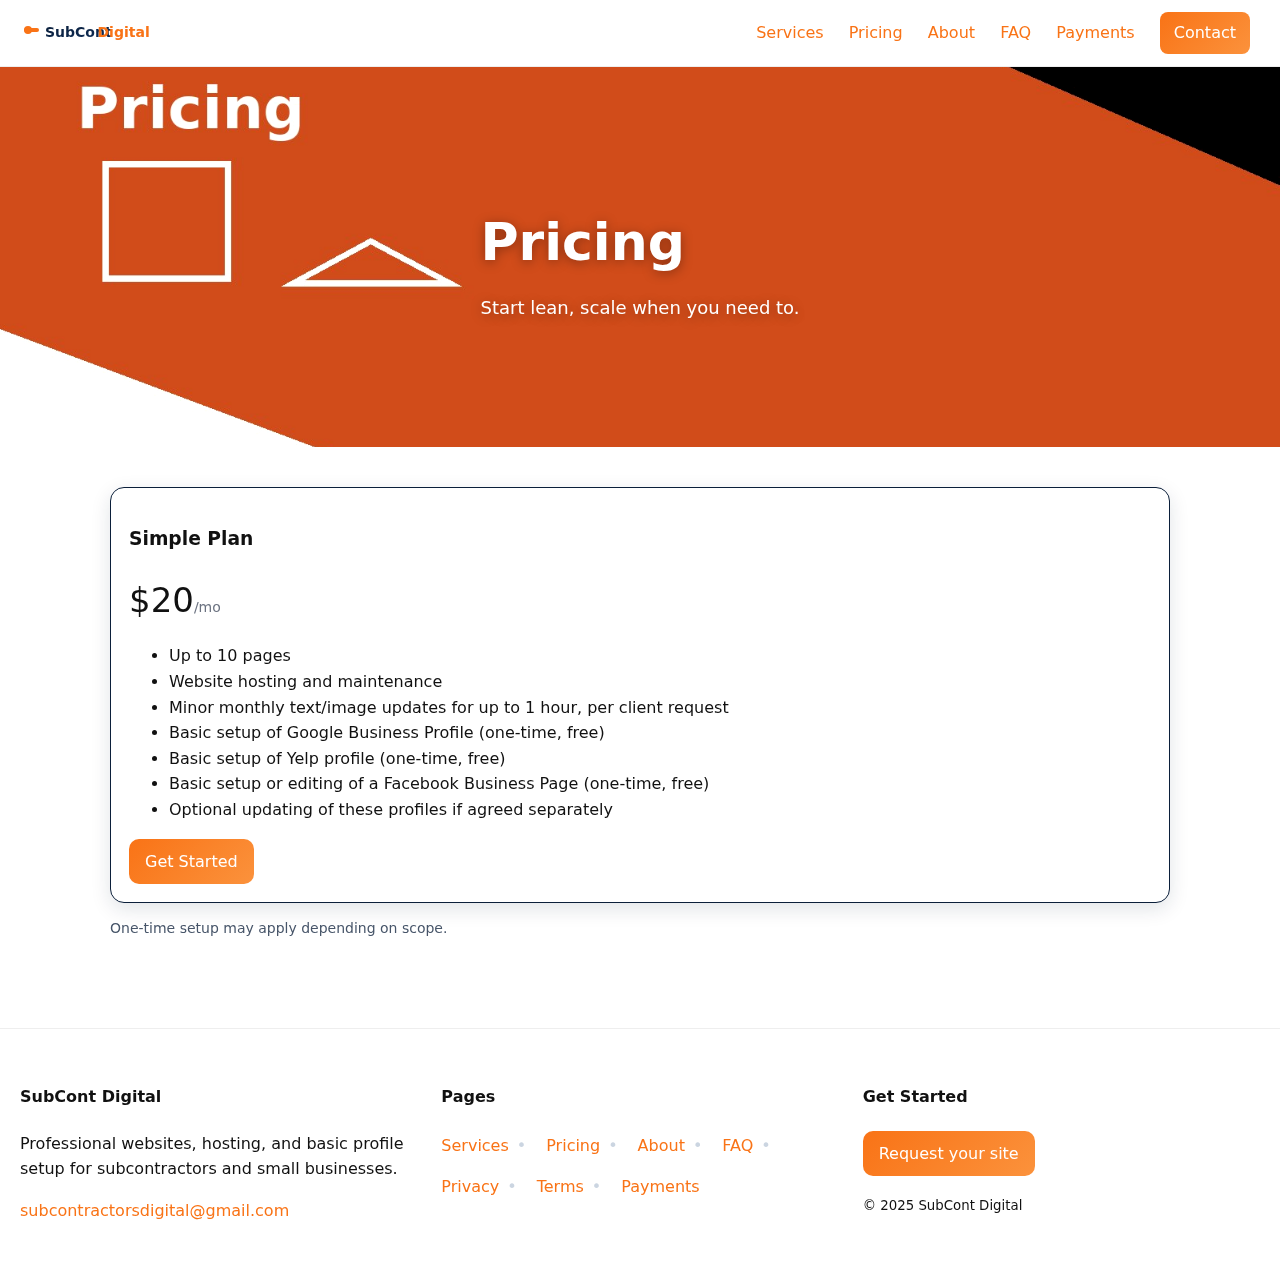
<file: pricing.html>
<!doctype html>
<html lang="en">
<head>
  <meta charset="utf-8"/>
  <meta name="viewport" content="width=device-width, initial-scale=1"/>
  <title>Pricing | SubCont Digital</title>
  <meta name="description" content="Simple monthly hosting and maintenance pricing."/>
  <link rel="icon" type="image/png" href="assets/favicon.png"/>
  <link rel="preload" href="assets/hero-home.jpg" as="image"/>
  <link rel="stylesheet" href="style.css"/>
  <script defer src="script.js"></script>
</head>
<body>
<header class="site-header">
  <a class="logo" href="index.html"><img src="assets/logo.svg" alt="SubCont Digital" width="160" height="28"/></a>
  <nav class="nav">
    <a href="services.html">Services</a>
    <a href="pricing.html">Pricing</a>
    <a href="about.html">About</a>
    <a href="faq.html">FAQ</a>
    <a href="payments.html">Payments</a>
    <a class="btn" href="contact.html">Contact</a>
  </nav>
</header>

<section class="hero">
  <img src="assets/hero-pricing.jpg" alt="" width="1600" height="520" loading="eager"/>
  <div class="hero-text">
    <h1>Pricing</h1>
    <p>Start lean, scale when you need to.</p>
  </div>
</section>

<section class="section">
  <div class="pricing">
    <div class="card featured">
      <h3>Simple Plan</h3>
      <p class="price">$20<span>/mo</span></p>
      <ul>
        <li>Up to 10 pages</li>
        <li>Website hosting and maintenance</li>
        <li>Minor monthly text/image updates for up to 1 hour, per client request</li>
        <li>Basic setup of Google Business Profile (one-time, free)</li>
        <li>Basic setup of Yelp profile (one-time, free)</li>
        <li>Basic setup or editing of a Facebook Business Page (one-time, free)</li>
        <li>Optional updating of these profiles if agreed separately</li>
      </ul>
      <a class="btn" href="contact.html">Get Started</a>
    </div>
  </div>
  <p class="footnote">One-time setup may apply depending on scope.</p>
</section>

<footer class="site-footer">
  <div class="grid-3">
    <div>
      <h4>SubCont Digital</h4>
      <p>Professional websites, hosting, and basic profile setup for subcontractors and small businesses.</p>
      <p><a href="mailto:subcontractorsdigital@gmail.com">subcontractorsdigital@gmail.com</a></p>
    </div>
    <div>
      <h4>Pages</h4>
      <div class="links-row">
        <a href="services.html">Services</a>
        <a href="pricing.html">Pricing</a>
        <a href="about.html">About</a>
        <a href="faq.html">FAQ</a>
        <a href="privacy.html">Privacy</a>
        <a href="terms.html">Terms</a>
        <a href="payments.html">Payments</a>
      </div>
    </div>
    <div>
      <h4>Get Started</h4>
      <p><a class="btn" href="contact.html">Request your site</a></p>
      <small>© 2025 SubCont Digital</small>
    </div>
  </div>
</footer>
</body>
</html>
</file>
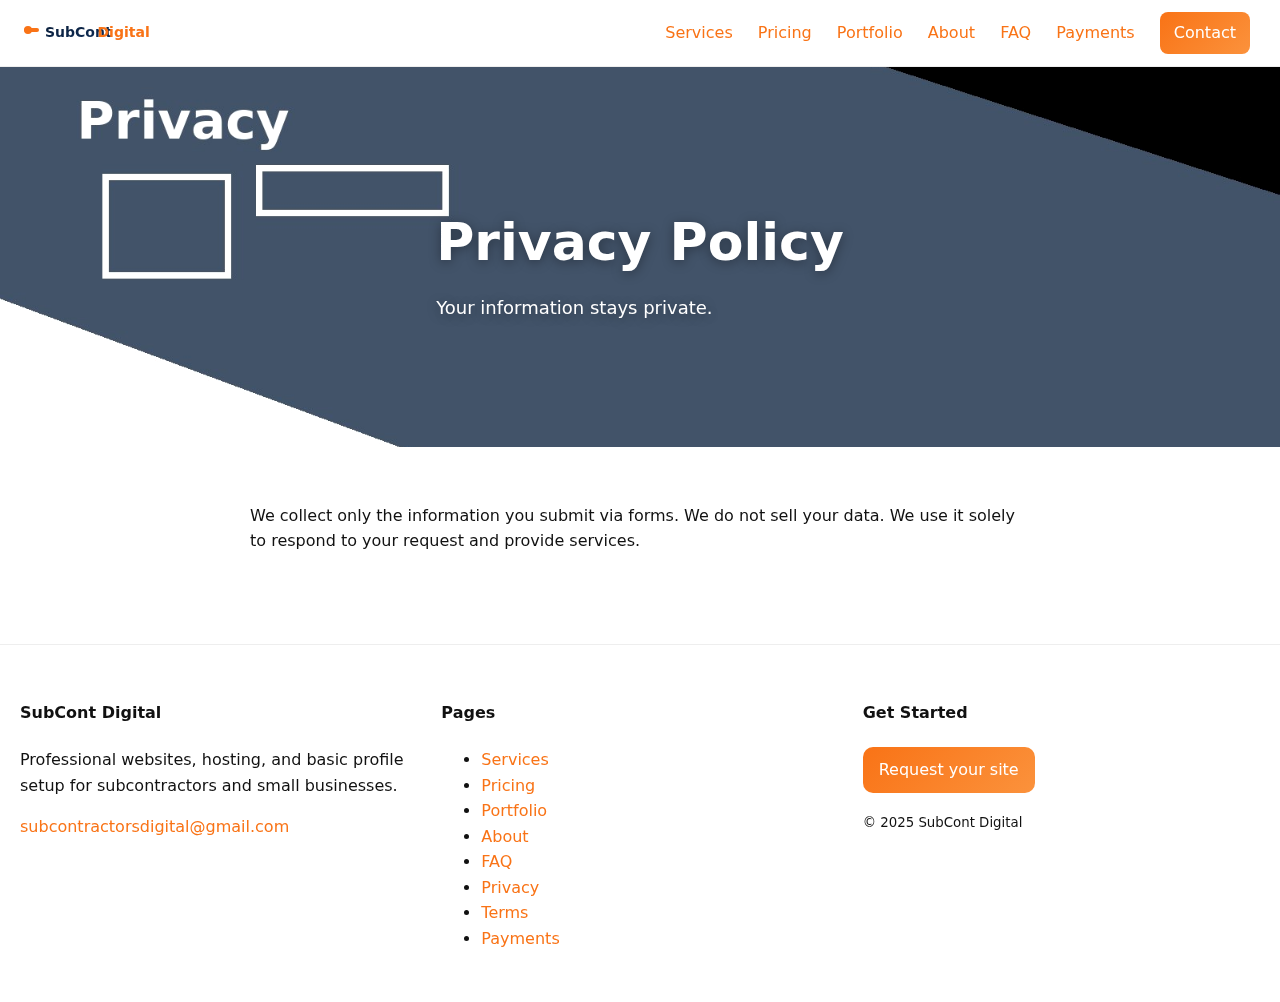
<file: privacy.html>
<!doctype html>
<html lang="en">
<head>
  <meta charset="utf-8"/>
  <meta name="viewport" content="width=device-width, initial-scale=1"/>
  <title>Privacy | SubCont Digital</title>
  <meta name="description" content="Our privacy policy."/>
  <link rel="icon" type="image/png" href="assets/favicon.png"/>
  <link rel="preload" href="assets/hero-home.jpg" as="image"/>
  <link rel="stylesheet" href="style.css"/>
  <script defer src="script.js"></script>
</head>
<body>
<header class="site-header">
  <a class="logo" href="index.html"><img src="assets/logo.svg" alt="SubCont Digital" width="160" height="28"></a>
  <nav class="nav">
    <a href="services.html">Services</a>
    <a href="pricing.html">Pricing</a>
    <a href="portfolio.html">Portfolio</a>
    <a href="about.html">About</a>
    <a href="faq.html">FAQ</a>
    <a href="payments.html">Payments</a>
    <a class="btn" href="contact.html">Contact</a>
  </nav>
</header>

<section class="hero">
  <img src="assets/hero-privacy.jpg" alt="" width="1600" height="600" loading="eager"/>
  <div class="hero-text">
    <h1>Privacy Policy</h1>
    <p>Your information stays private.</p>
  </div>
</section>

<section class="section narrow">
  <p>We collect only the information you submit via forms. We do not sell your data. We use it solely to respond to your request and provide services.</p>
</section>

<footer class="site-footer">
  <div class="grid-3">
    <div>
      <h4>SubCont Digital</h4>
      <p>Professional websites, hosting, and basic profile setup for subcontractors and small businesses.</p>
      <p><a href="mailto:subcontractorsdigital@gmail.com">subcontractorsdigital@gmail.com</a></p>
    </div>
    <div>
      <h4>Pages</h4>
      <ul class="list">
        <li><a href="services.html">Services</a></li>
        <li><a href="pricing.html">Pricing</a></li>
        <li><a href="portfolio.html">Portfolio</a></li>
        <li><a href="about.html">About</a></li>
        <li><a href="faq.html">FAQ</a></li>
        <li><a href="privacy.html">Privacy</a></li>
        <li><a href="terms.html">Terms</a></li>
        <li><a href="payments.html">Payments</a></li>
      </ul>
    </div>
    <div>
      <h4>Get Started</h4>
      <p><a class="btn" href="contact.html">Request your site</a></p>
      <small>© 2025 SubCont Digital</small>
    </div>
  </div>
</footer>
</body>
</html>
</file>
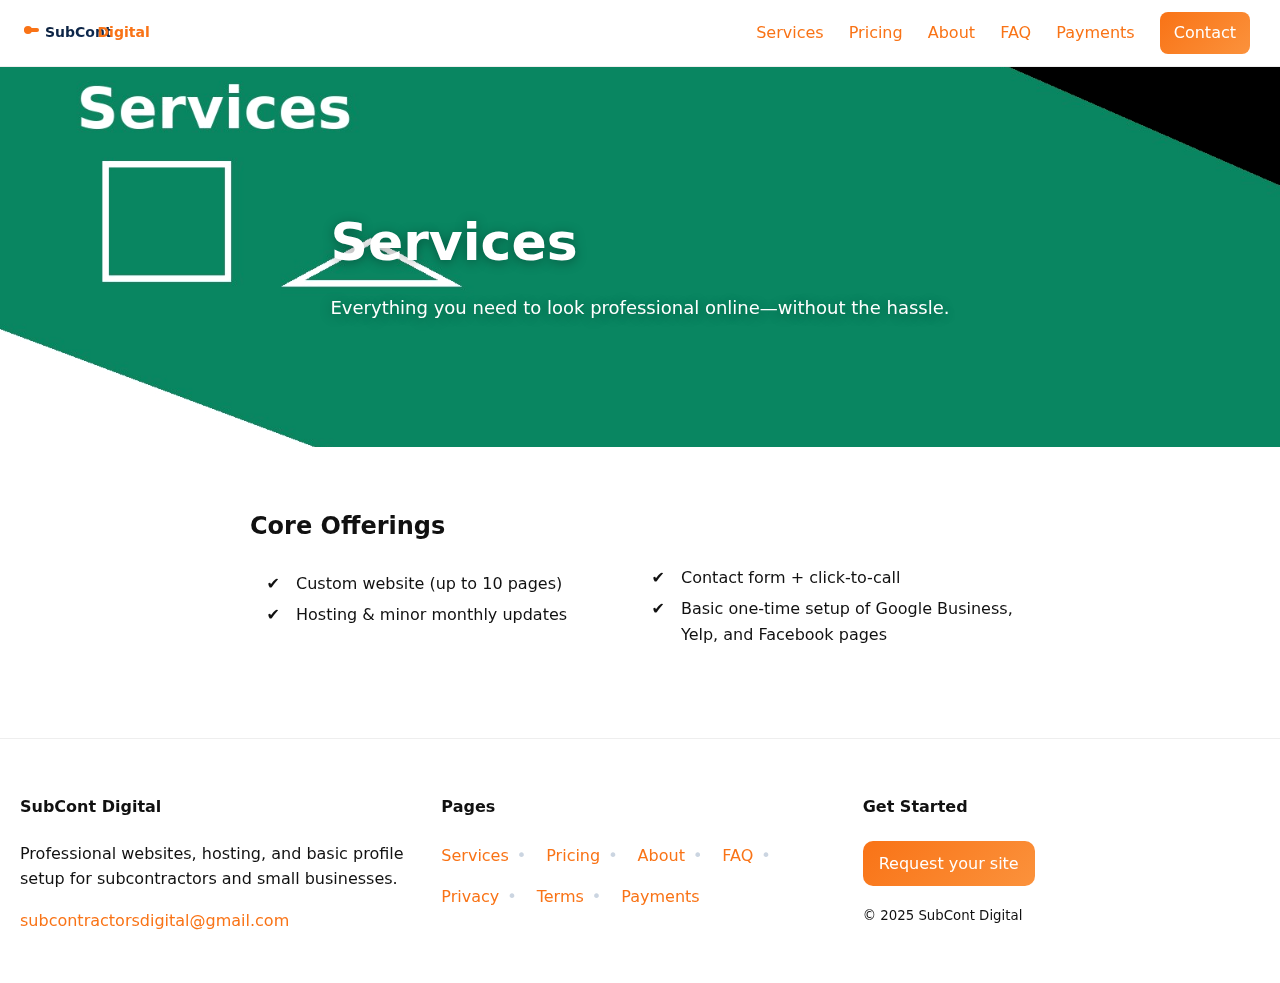
<file: services.html>
<!doctype html>
<html lang="en">
<head>
  <meta charset="utf-8"/>
  <meta name="viewport" content="width=device-width, initial-scale=1"/>
  <title>Services | SubCont Digital</title>
  <meta name="description" content="Our website, hosting, and optional add-ons for subcontractors."/>
  <link rel="icon" type="image/png" href="assets/favicon.png"/>
  <link rel="preload" href="assets/hero-home.jpg" as="image"/>
  <link rel="stylesheet" href="style.css"/>
  <script defer src="script.js"></script>
</head>
<body>
<header class="site-header">
  <a class="logo" href="index.html"><img src="assets/logo.svg" alt="SubCont Digital" width="160" height="28"/></a>
  <nav class="nav">
    <a href="services.html">Services</a>
    <a href="pricing.html">Pricing</a>
    <a href="about.html">About</a>
    <a href="faq.html">FAQ</a>
    <a href="payments.html">Payments</a>
    <a class="btn" href="contact.html">Contact</a>
  </nav>
</header>

<section class="hero">
  <img src="assets/hero-services.jpg" alt="" width="1600" height="520" loading="eager"/>
  <div class="hero-text">
    <h1>Services</h1>
    <p>Everything you need to look professional online—without the hassle.</p>
  </div>
</section>

<section class="section narrow">
  <h2>Core Offerings</h2>
  <ul class="checklist">
    <li>Custom website (up to 10 pages)</li>
    <li>Hosting & minor monthly updates</li>
    <li>Contact form + click-to-call</li>
    <li>Basic one-time setup of Google Business, Yelp, and Facebook pages</li>
  </ul>
</section>


<footer class="site-footer">
  <div class="grid-3">
    <div>
      <h4>SubCont Digital</h4>
      <p>Professional websites, hosting, and basic profile setup for subcontractors and small businesses.</p>
      <p><a href="mailto:subcontractorsdigital@gmail.com">subcontractorsdigital@gmail.com</a></p>
    </div>
    <div>
      <h4>Pages</h4>
      <div class="links-row">
        <a href="services.html">Services</a>
        <a href="pricing.html">Pricing</a>
        <a href="about.html">About</a>
        <a href="faq.html">FAQ</a>
        <a href="privacy.html">Privacy</a>
        <a href="terms.html">Terms</a>
        <a href="payments.html">Payments</a>
      </div>
    </div>
    <div>
      <h4>Get Started</h4>
      <p><a class="btn" href="contact.html">Request your site</a></p>
      <small>© 2025 SubCont Digital</small>
    </div>
  </div>
</footer>
</body>
</html>
</file>
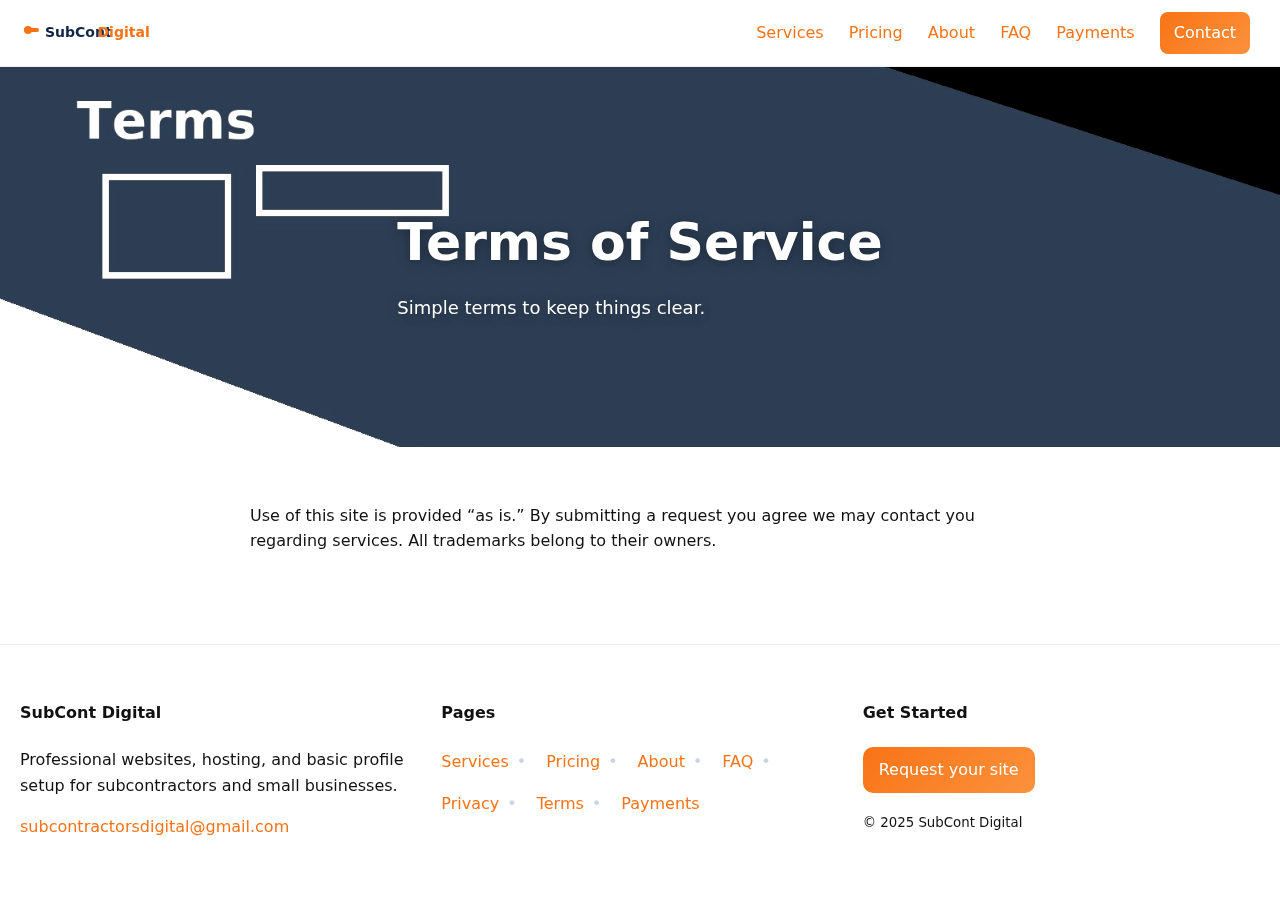
<file: terms.html>
<!doctype html>
<html lang="en">
<head>
  <meta charset="utf-8"/>
  <meta name="viewport" content="width=device-width, initial-scale=1"/>
  <title>Terms | SubCont Digital</title>
  <meta name="description" content="Terms of service."/>
  <link rel="icon" type="image/png" href="assets/favicon.png"/>
  <link rel="preload" href="assets/hero-home.jpg" as="image"/>
  <link rel="stylesheet" href="style.css"/>
  <script defer src="script.js"></script>
</head>
<body>
<header class="site-header">
  <a class="logo" href="index.html"><img src="assets/logo.svg" alt="SubCont Digital" width="160" height="28"/></a>
  <nav class="nav">
    <a href="services.html">Services</a>
    <a href="pricing.html">Pricing</a>
    <a href="about.html">About</a>
    <a href="faq.html">FAQ</a>
    <a href="payments.html">Payments</a>
    <a class="btn" href="contact.html">Contact</a>
  </nav>
</header>

<section class="hero">
  <img src="assets/hero-terms.jpg" alt="" width="1600" height="520" loading="eager"/>
  <div class="hero-text">
    <h1>Terms of Service</h1>
    <p>Simple terms to keep things clear.</p>
  </div>
</section>

<section class="section narrow">
  <p>Use of this site is provided “as is.” By submitting a request you agree we may contact you regarding services. All trademarks belong to their owners.</p>
</section>

<footer class="site-footer">
  <div class="grid-3">
    <div>
      <h4>SubCont Digital</h4>
      <p>Professional websites, hosting, and basic profile setup for subcontractors and small businesses.</p>
      <p><a href="mailto:subcontractorsdigital@gmail.com">subcontractorsdigital@gmail.com</a></p>
    </div>
    <div>
      <h4>Pages</h4>
      <div class="links-row">
        <a href="services.html">Services</a>
        <a href="pricing.html">Pricing</a>
        <a href="about.html">About</a>
        <a href="faq.html">FAQ</a>
        <a href="privacy.html">Privacy</a>
        <a href="terms.html">Terms</a>
        <a href="payments.html">Payments</a>
      </div>
    </div>
    <div>
      <h4>Get Started</h4>
      <p><a class="btn" href="contact.html">Request your site</a></p>
      <small>© 2025 SubCont Digital</small>
    </div>
  </div>
</footer>
</body>
</html>
</file>
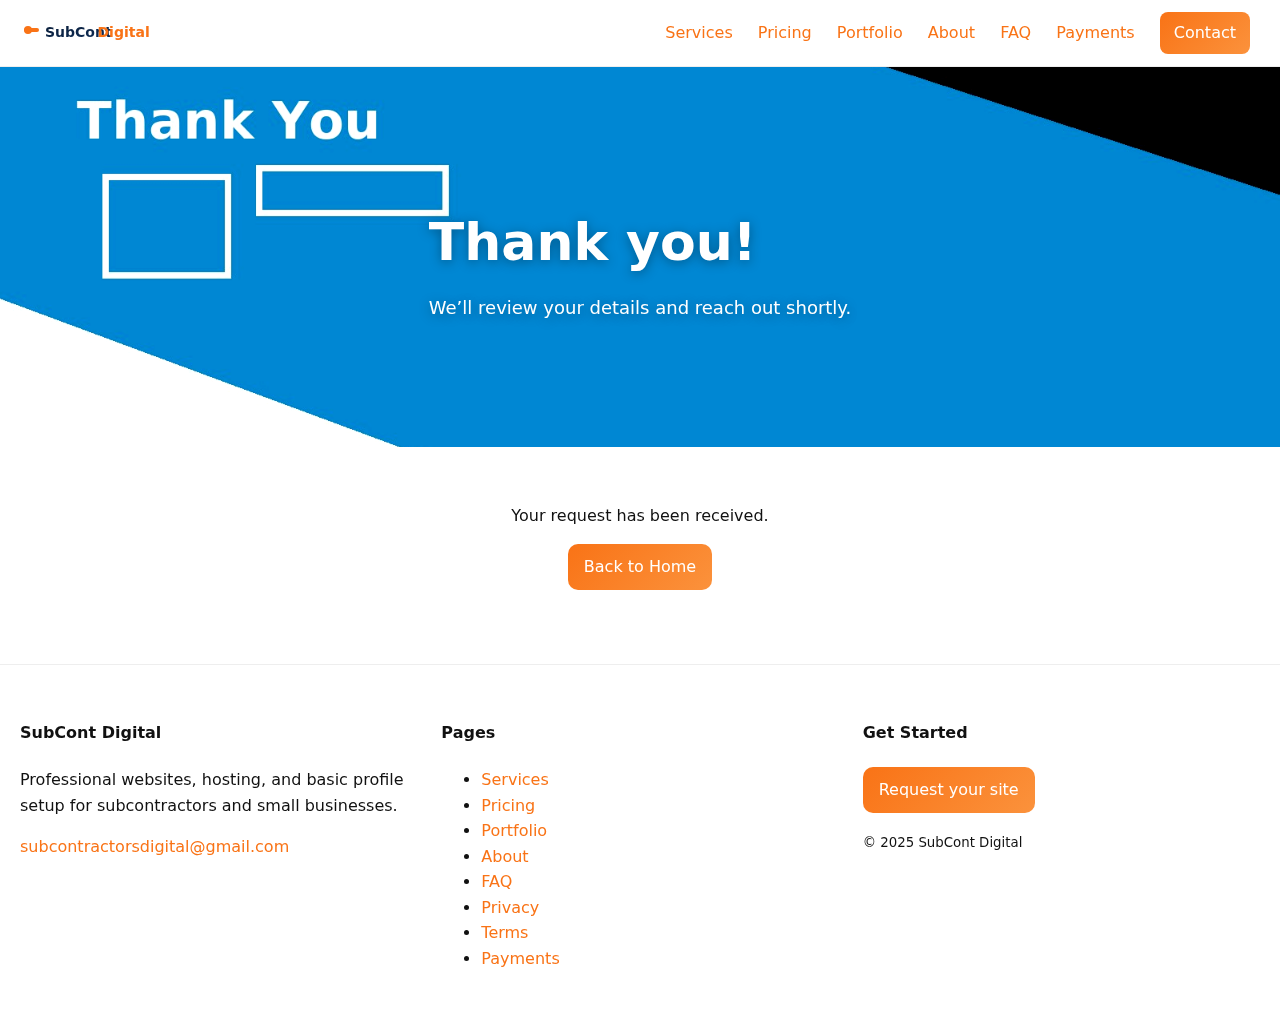
<file: thank-you.html>
<!doctype html>
<html lang="en">
<head>
  <meta charset="utf-8"/>
  <meta name="viewport" content="width=device-width, initial-scale=1"/>
  <title>Thank You | SubCont Digital</title>
  <meta name="description" content="Thanks for your request."/>
  <link rel="icon" type="image/png" href="assets/favicon.png"/>
  <link rel="preload" href="assets/hero-home.jpg" as="image"/>
  <link rel="stylesheet" href="style.css"/>
  <script defer src="script.js"></script>
</head>
<body>
<header class="site-header">
  <a class="logo" href="index.html"><img src="assets/logo.svg" alt="SubCont Digital" width="160" height="28"></a>
  <nav class="nav">
    <a href="services.html">Services</a>
    <a href="pricing.html">Pricing</a>
    <a href="portfolio.html">Portfolio</a>
    <a href="about.html">About</a>
    <a href="faq.html">FAQ</a>
    <a href="payments.html">Payments</a>
    <a class="btn" href="contact.html">Contact</a>
  </nav>
</header>

<section class="hero">
  <img src="assets/hero-thankyou.jpg" alt="" width="1600" height="600" loading="eager"/>
  <div class="hero-text">
    <h1>Thank you!</h1>
    <p>We’ll review your details and reach out shortly.</p>
  </div>
</section>

<section class="section narrow center">
  <p>Your request has been received.</p>
  <a class="btn" href="index.html">Back to Home</a>
</section>

<footer class="site-footer">
  <div class="grid-3">
    <div>
      <h4>SubCont Digital</h4>
      <p>Professional websites, hosting, and basic profile setup for subcontractors and small businesses.</p>
      <p><a href="mailto:subcontractorsdigital@gmail.com">subcontractorsdigital@gmail.com</a></p>
    </div>
    <div>
      <h4>Pages</h4>
      <ul class="list">
        <li><a href="services.html">Services</a></li>
        <li><a href="pricing.html">Pricing</a></li>
        <li><a href="portfolio.html">Portfolio</a></li>
        <li><a href="about.html">About</a></li>
        <li><a href="faq.html">FAQ</a></li>
        <li><a href="privacy.html">Privacy</a></li>
        <li><a href="terms.html">Terms</a></li>
        <li><a href="payments.html">Payments</a></li>
      </ul>
    </div>
    <div>
      <h4>Get Started</h4>
      <p><a class="btn" href="contact.html">Request your site</a></p>
      <small>© 2025 SubCont Digital</small>
    </div>
  </div>
</footer>
</body>
</html>
</file>
<file: style.css>
:root{--bg:#0b1220;--text:#0b1220;--brand:#f97316;--brand2:#0b1f3a;--muted:#6b7280}
*{box-sizing:border-box}html,body{margin:0;padding:0}
body{font-family:ui-sans-serif,system-ui,-apple-system,Segoe UI,Roboto,Inter,Arial,sans-serif;color:#111;background:#fff;line-height:1.6}
a{color:var(--brand);text-decoration:none}
.section{padding:40px 20px;max-width:1100px;margin:0 auto}
.section.alt{background:#f7fafc}
.section.narrow{max-width:820px}
.center{text-align:center}
.site-header{display:flex;justify-content:space-between;align-items:center;padding:12px 20px;border-bottom:1px solid #eee;position:sticky;top:0;background:#ffffffee;backdrop-filter:saturate(1.2) blur(6px);z-index:10}
.logo img{display:block;height:28px;width:auto}
.nav a{margin:0 10px}
.nav .btn{background:linear-gradient(135deg,var(--brand),#fb923c);color:#fff;padding:8px 14px;border-radius:8px}
.hero{position:relative;display:grid;place-items:center;min-height:320px}
.hero img{width:100%;height:320px;object-fit:cover;filter:contrast(1.05) saturate(1.1)}
.hero-text{position:absolute;color:#fff;text-shadow:0 2px 12px rgba(0,0,0,.35);max-width:900px;padding:0 20px}
.hero-text h1{font-size:40px;margin:.2em 0}
.hero-text p{font-size:18px;margin:0}
.grid-3{display:grid;grid-template-columns:repeat(auto-fit,minmax(220px,1fr));gap:18px}
.grid-2{display:grid;grid-template-columns:repeat(auto-fit,minmax(280px,1fr));gap:24px;align-items:start}
.feature-cards article{padding:18px;border:1px solid #eee;border-radius:12px;background:#fff}
.mini-grid{display:grid;grid-template-columns:repeat(auto-fit,minmax(120px,1fr));gap:12px}
.mini-grid img{width:100%;height:100px;object-fit:cover;border-radius:8px;border:1px solid #e5e7eb}
.checklist{columns:2;column-gap:30px}
.checklist li{break-inside:avoid;list-style:'✔  ';padding-left:6px;margin:6px 0}
.pricing{display:grid;grid-template-columns:repeat(auto-fit,minmax(260px,1fr));gap:20px}
.card{border:1px solid #eee;border-radius:14px;padding:18px;background:#fff}
.card.featured{border-color:var(--brand2);box-shadow:0 6px 20px rgba(11,31,58,.12)}
.price{font-size:34px;margin:.2em 0}
.price span{font-size:14px;color:var(--muted)}
.btn{display:inline-block;background:linear-gradient(135deg,var(--brand),#fb923c);color:#fff;padding:10px 16px;border-radius:10px}
.site-footer{padding:34px 20px;border-top:1px solid #eee;background:#fff;margin-top:34px}
.site-footer .grid-3{display:grid;grid-template-columns:repeat(auto-fit,minmax(240px,1fr));gap:24px;align-items:start}
.links-row{display:flex;flex-wrap:wrap;gap:12px}
.links-row a{display:inline-block;padding:2px 0}
.links-row a::after{content:'•';margin:0 8px;color:#cbd5e1}
.links-row a:last-child::after{content:'';margin:0}
.contact-form{display:grid;gap:12px}
.contact-form label{display:grid;gap:6px;font-weight:600}
.contact-form input,.contact-form textarea,.contact-form select{padding:10px;border:1px solid #ddd;border-radius:8px;font:inherit}
.footnote{color:#475569;font-size:14px}
@media (min-width:1000px){.hero img{height:380px}.hero-text h1{font-size:52px}}
</file>
